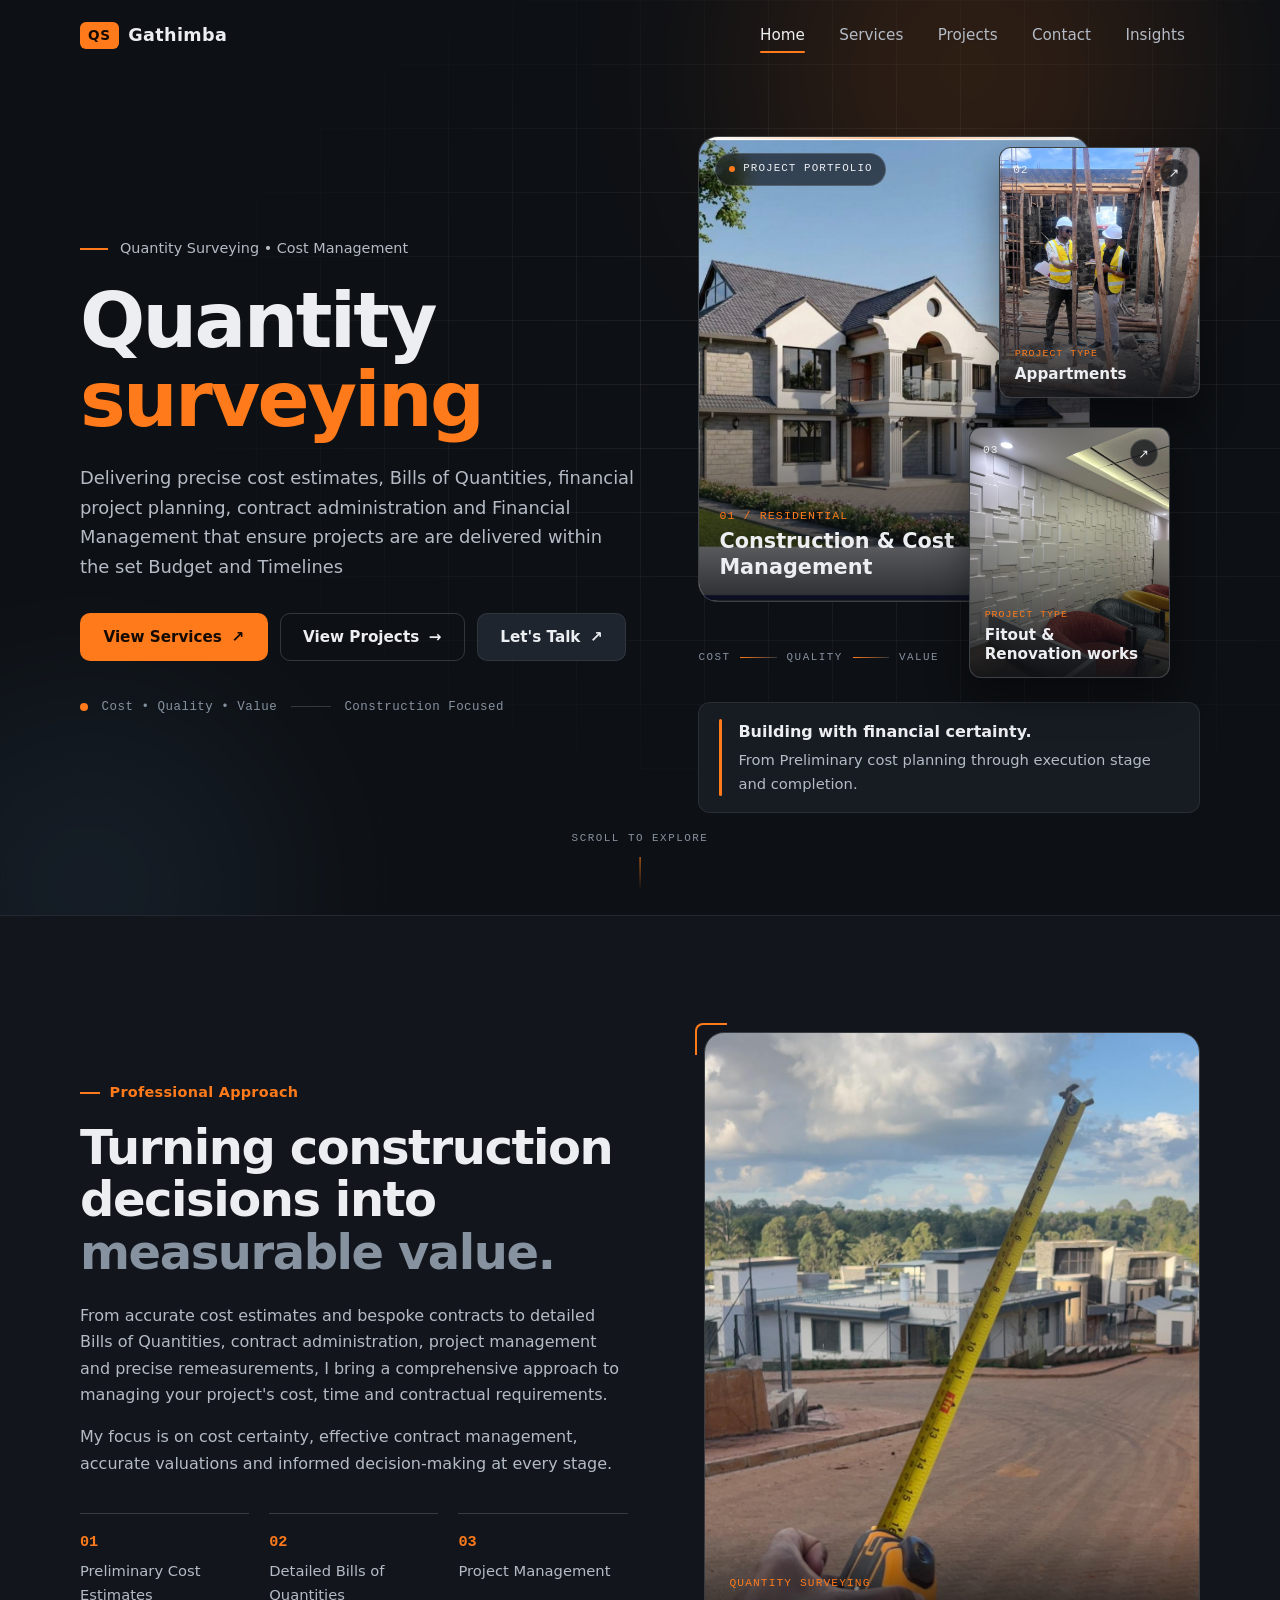
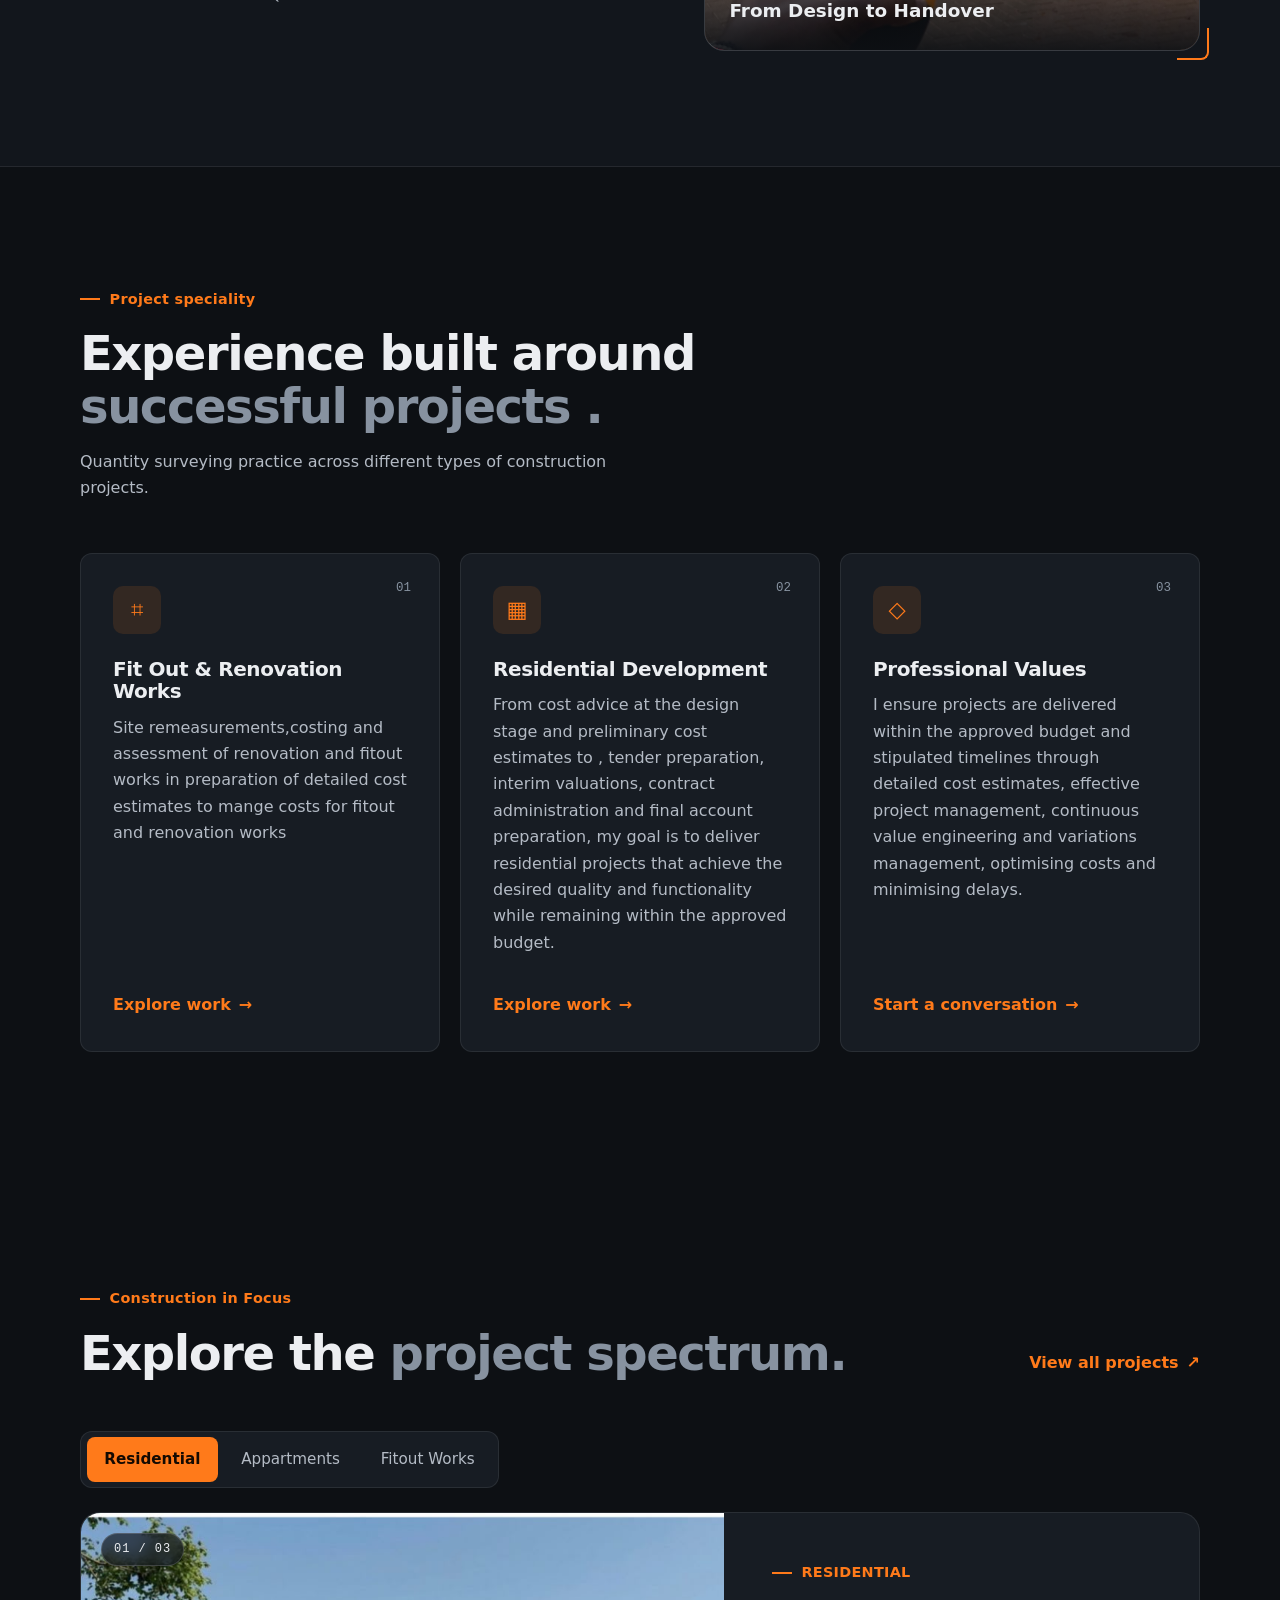
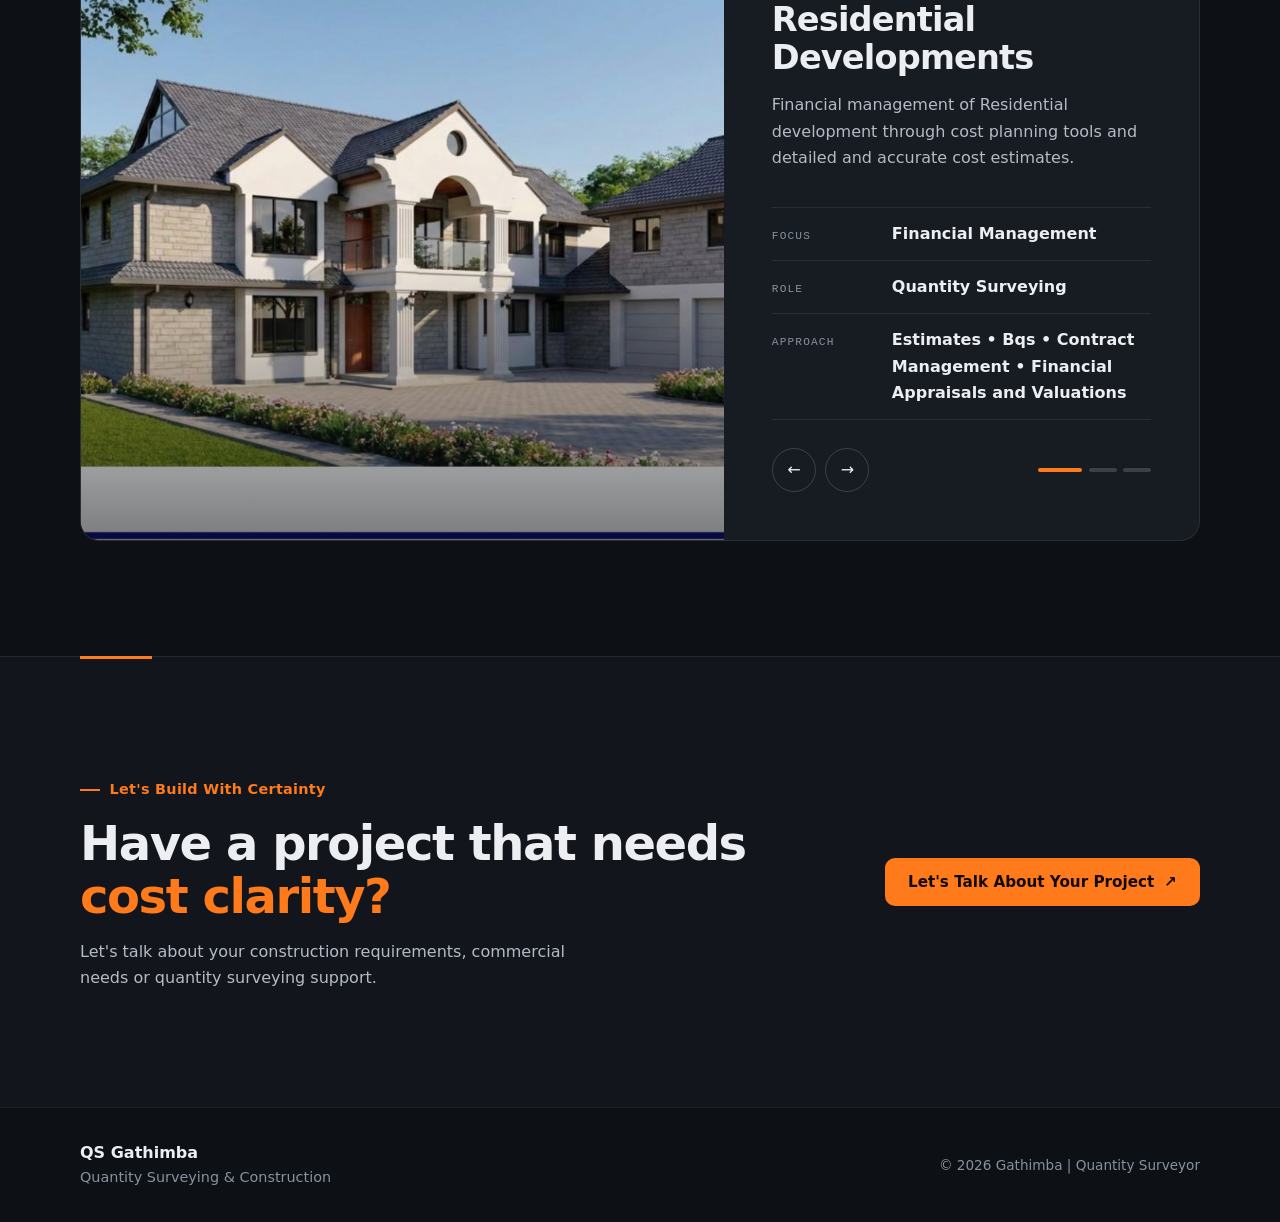
<file: index.html>
<!DOCTYPE html>
<html lang="en">
<head>
    <meta charset="UTF-8">

    <meta
        name="viewport"
        content="width=device-width, initial-scale=1.0"
    >

    <meta
        name="description"
        content="John Wachira Gathimba — Quantity Surveyor specializing in cost management, quantity surveying and construction project management."
    >

    <title>Gathimba | Quantity Surveyor </title>

    <link rel="stylesheet" href="main.css">
</head>

<body>

    <!-- =====================================================
         PAGE PROGRESS
         ===================================================== -->

    <div class="page-progress" id="pageProgress"></div>


    <!-- =====================================================
         NAVIGATION
         ===================================================== -->

    <header class="site-header" id="siteHeader">

        <div class="nav-container">

            <a
                href="index.html"
                class="brand"
                aria-label="QS Gathimba home"
            >
                <span class="brand-main">QS</span>
                <span class="brand-name">Gathimba</span>
            </a>


            <button
                class="menu-toggle"
                id="menuToggle"
                aria-label="Open navigation menu"
                aria-expanded="false"
                type="button"
            >
                <span></span>
                <span></span>
                <span></span>
            </button>


            <nav
                class="main-nav"
                id="mainNav"
                aria-label="Main navigation"
            >

                <a href="index.html" class="active">
                    Home
                </a>

                <a href="services.html">
                    Services
                </a>

                <a href="projects.html">
                    Projects
                </a>

                <a href="contact.html">
                    Contact
                </a>

                <a href="articles.html">
                    Insights
                </a>

            </nav>

        </div>

    </header>



    <main>


        <!-- =================================================
             HERO SECTION
             ================================================= -->

        <section class="hero" id="home">

            <div
                class="hero-grid-lines"
                aria-hidden="true"
            ></div>

            <div
                class="hero-orb hero-orb-one"
                aria-hidden="true"
            ></div>

            <div
                class="hero-orb hero-orb-two"
                aria-hidden="true"
            ></div>


            <div class="hero-grid">


                <!-- HERO CONTENT -->

                <div class="hero-content reveal">

                    <div class="eyebrow">

                        <span></span>

                        Quantity Surveying
                        •
                        Cost Management

                    </div>


                    <h1>

                            Quantity 

                        <span>
                            surveying
                        </span>

                    </h1>


                    <p class="hero-description">

                        Delivering precise cost estimates,
                        Bills of Quantities, financial project
                        planning, contract administration and
                        Financial Management  that ensure projects are 
                        are delivered within the set Budget and Timelines 

                    </p>


                    <div class="hero-actions">

                        <a
                            href="services.html"
                            class="btn btn-primary"
                        >
                            View Services
                            <span>↗</span>
                        </a>


                        <a
                            href="projects.html"
                            class="btn btn-outline"
                        >
                            View Projects
                            <span>→</span>
                        </a>


                        <a
                            href="contact.html"
                            class="btn btn-dark"
                        >
                            Let's Talk
                            <span>↗</span>
                        </a>

                    </div>


                    <div class="hero-trust">

                        <span class="live-dot"></span>

                        <span>
                            Cost • Quality • Value
                        </span>

                        <span class="trust-line"></span>

                        <span>
                            Construction Focused
                        </span>

                    </div>

                </div>



                <!-- HERO PROJECT SHOWCASE -->

                <div class="hero-showcase reveal reveal-delay">

                    <div class="showcase-frame">


                        <!-- MAIN PROJECT IMAGE -->

                        <div class="showcase-main">

                            <img
                                src="image/Residential House.jpeg"
                                alt="Residential construction project"
                                loading="eager"
                            >

                            <div class="image-shade"></div>


                            <div class="floating-tag tag-top">

                                <span class="tag-dot"></span>

                                PROJECT PORTFOLIO

                            </div>


                            <div class="showcase-main-label">

                                <span>
                                    01 / RESIDENTIAL
                                </span>

                                <strong>
                                    Construction &
                                    Cost Management
                                </strong>

                            </div>


                            <div
                                class="scan-line"
                                aria-hidden="true"
                            ></div>

                        </div>



                        <!-- AFFORDABLE HOUSING CARD -->

                        <button
                            class="showcase-card showcase-card-one"
                            type="button"
                            data-project="Appartments"
                        >

                            <img
                                src="image/Government projects.jpeg"
                                alt="Affordable housing construction"
                                loading="lazy"
                            >

                            <span class="card-index">
                                02
                            </span>

                            <span class="showcase-card-content">

                                <small>
                                    PROJECT TYPE
                                </small>

                                <strong>
                                    Appartments 
                                </strong>

                            </span>

                            <span class="card-arrow">
                                ↗
                            </span>

                        </button>



                        <!-- FITOUT CARD -->

                        <button
                            class="showcase-card showcase-card-two"
                            type="button"
                            data-project="Fitout & Renovation"
                        >

                            <img
                                src="image/Fitout works.jpeg"
                                alt="Fitout and renovation works"
                                loading="lazy"
                            >

                            <span class="card-index">
                                03
                            </span>

                            <span class="showcase-card-content">

                                <small>
                                    PROJECT TYPE
                                </small>

                                <strong>
                                    Fitout & Renovation works 
                                </strong>

                            </span>

                            <span class="card-arrow">
                                ↗
                            </span>

                        </button>



                        <!-- TECHNICAL MARKER -->

                        <div class="technical-marker">

                            <span>
                                COST
                            </span>

                            <i></i>

                            <span>
                                QUALITY
                            </span>

                            <i></i>

                            <span>
                                VALUE
                            </span>

                        </div>

                    </div>



                    <!-- PROFESSIONAL MESSAGE -->

                    <div class="showcase-message">

                        <div class="message-marker"></div>

                        <div>

                            <strong>
                                Building with financial certainty.
                            </strong>

                            <p>
                                From Preliminary cost planning through
                                execution stage and completion.
                            </p>

                        </div>

                    </div>

                </div>

            </div>


            <!-- SCROLL INDICATOR -->

            <a
                class="scroll-cue"
                href="#approach"
                aria-label="Scroll to professional approach"
            >

                <span>
                    SCROLL TO EXPLORE
                </span>

                <i></i>

            </a>

        </section>



        <!-- =================================================
             PROFESSIONAL APPROACH
             ================================================= -->

        <section
            class="approach section"
            id="approach"
        >

            <div class="section-shell approach-grid">


                <div class="approach-content reveal">

                    <span class="section-eyebrow">
                        Professional Approach
                    </span>


                    <h2>

                        Turning construction decisions
                        into

                        <span>
                            measurable value.
                        </span>

                    </h2>


                    <p>

                        From accurate cost estimates and
                        bespoke contracts to detailed Bills
                        of Quantities, contract administration,
                        project management and precise
                        remeasurements, I bring a comprehensive
                        approach to managing your project's
                        cost, time and contractual requirements.

                    </p>


                    <p>

                        My focus is on cost certainty,
                        effective contract management,
                        accurate valuations and informed
                        decision-making at every stage.

                    </p>



                    <div class="mini-metrics">

                        <div>

                            <strong>
                                01
                            </strong>

                            <span>
                                Preliminary Cost Estimates 
                            </span>

                        </div>


                        <div>

                            <strong>
                                02
                            </strong>

                            <span>
                                Detailed Bills of Quantities 
                            </span>

                        </div>


                        <div>

                            <strong>
                                03
                            </strong>

                            <span>
                                Project Management 
                            </span>

                        </div>

                    </div>

                </div>



                <div class="approach-image reveal reveal-delay">

                    <div class="image-frame">

                        <img
                            src="image/turning value.jpeg"
                            alt="Quantity surveyor at a construction project"
                            loading="lazy"
                        >


                        <div class="image-caption">

                            <span>
                                QUANTITY SURVEYING
                            </span>

                            <strong>
                                From Design to Handover 
                            </strong>

                        </div>


                        <div
                            class="corner corner-tl"
                        ></div>

                        <div
                            class="corner corner-br"
                        ></div>

                    </div>

                </div>

            </div>

        </section>



        <!-- =================================================
             PROFESSIONAL FOCUS
             ================================================= -->

        <section
            class="focus section"
            id="focus"
        >

            <div class="section-shell">


                <div class="section-heading reveal">

                    <span class="section-eyebrow">
                        Project speciality 
                    </span>


                    <h2>

                        Experience built around

                        <span>
                            successful projects .
                        </span>

                    </h2>


                    <p>

                        Quantity surveying practice
                        across different types of construction projects.

                    </p>

                </div>



                <div class="focus-grid">


                    <!-- CARD 01 -->

                    <article class="focus-card reveal">

                        <span class="card-number">
                            01
                        </span>


                        <div class="focus-icon">
                            ⌗
                        </div>


                        <h3>
                            Fit Out & Renovation Works 
                        </h3>


                        <p>

                            Site remeasurements,costing and assessment
                            of renovation and fitout works in preparation of detailed cost estimates to mange costs for fitout and renovation works 

                        </p>


                        <a href="projects.html">

                            Explore work

                            <span>
                                →
                            </span>

                        </a>

                    </article>



                    <!-- CARD 02 -->

                    <article class="focus-card reveal reveal-delay">

                        <span class="card-number">
                            02
                        </span>


                        <div class="focus-icon">
                            ▦
                        </div>


                        <h3>
                            Residential Development
                        </h3>


                        <p>

                          From cost advice at the design stage and preliminary cost estimates
                          to , tender preparation, interim valuations, contract administration and final account
                           preparation, my goal is to deliver residential projects 
                           that achieve the desired quality and functionality while remaining within the approved budget.

                        </p>


                        <a href="projects.html">

                            Explore work

                            <span>
                                →
                            </span>

                        </a>

                    </article>



                    <!-- CARD 03 -->

                    <article class="focus-card reveal reveal-delay-2">

                        <span class="card-number">
                            03
                        </span>


                        <div class="focus-icon">
                            ◇
                        </div>


                        <h3>
                            Professional Values
                        </h3>


                        <p>

                          I ensure projects are delivered within the approved budget and stipulated timelines through detailed cost estimates, effective project management, continuous value engineering and variations management, optimising costs and minimising delays. 

                        </p>


                        <a href="contact.html">

                            Start a conversation

                            <span>
                                →
                            </span>

                        </a>

                    </article>

                </div>

            </div>

        </section>



        <!-- =================================================
             INTERACTIVE PROJECT SHOWCASE
             ================================================= -->

        <section
            class="construction section"
            id="projects-preview"
        >

            <div class="section-shell">


                <div class="section-heading heading-row reveal">

                    <div>

                        <span class="section-eyebrow">
                            Construction in Focus
                        </span>


                        <h2>

                            Explore the

                            <span>
                                project spectrum.
                            </span>

                        </h2>

                    </div>


                    <a
                        href="projects.html"
                        class="text-link"
                    >

                        View all projects

                        <span>
                            ↗
                        </span>

                    </a>

                </div>



                <!-- PROJECT CATEGORY TABS -->

                <div
                    class="project-tabs reveal"
                    role="tablist"
                    aria-label="Project categories"
                >

                    <button
                        class="project-tab active"
                        type="button"
                        data-tab="residential"
                        role="tab"
                        aria-selected="true"
                    >
                        Residential
                    </button>


                    <button
                        class="project-tab"
                        type="button"
                        data-tab="affordable"
                        role="tab"
                        aria-selected="false"
                    >
                        Appartments
                    </button>


                    <button
                        class="project-tab"
                        type="button"
                        data-tab="fitout"
                        role="tab"
                        aria-selected="false"
                    >
                        Fitout Works
                    </button>

                </div>



                <!-- PROJECT DISPLAY -->

                <div class="project-showcase reveal">


                    <div class="project-image">

                        <img
                            id="projectImage"
                            src="image/Residential House.jpeg"
                            alt="Residential development"
                            loading="lazy"
                        >

                        <div
                            class="project-image-overlay"
                        ></div>


                        <span
                            class="project-counter"
                            id="projectCounter"
                        >
                            01 / 03
                        </span>

                    </div>



                    <div class="project-info">

                        <span
                            class="section-eyebrow"
                            id="projectType"
                        >
                            RESIDENTIAL
                        </span>


                        <h3 id="projectTitle">
                            Development & Cost Planning
                        </h3>


                        <p id="projectDescription">

                            Cost planning, measurement and
                            commercial support focused on creating
                            clear financial visibility throughout
                            a residential development.

                        </p>



                        <div class="project-facts">


                            <div>

                                <span>
                                    FOCUS
                                </span>

                                <strong id="projectFocus">
                                    Cost Planning
                                </strong>

                            </div>


                            <div>

                                <span>
                                    ROLE
                                </span>

                                <strong id="projectRole">
                                    Quantity Surveying
                                </strong>

                            </div>


                            <div>

                                <span>
                                    APPROACH
                                </span>

                                <strong id="projectApproach">
                                    Measure • Plan • Control
                                </strong>

                            </div>

                        </div>



                        <div class="project-controls">

                            <button
                                type="button"
                                id="projectPrev"
                                aria-label="Previous project"
                            >
                                ←
                            </button>


                            <button
                                type="button"
                                id="projectNext"
                                aria-label="Next project"
                            >
                                →
                            </button>


                            <div
                                class="project-dots"
                                id="projectDots"
                                aria-label="Project slides"
                            ></div>

                        </div>

                    </div>

                </div>

            </div>

        </section>



        <!-- =================================================
             CTA
             ================================================= -->

        <section class="cta section">

            <div class="section-shell cta-inner reveal">

                <div>

                    <span class="section-eyebrow">
                        Let's Build With Certainty
                    </span>


                    <h2>

                        Have a project that needs

                        <span>
                            cost clarity?
                        </span>

                    </h2>


                    <p>

                        Let's talk about your construction
                        requirements, commercial needs or
                        quantity surveying support.

                    </p>

                </div>


                <a
                    href="contact.html"
                    class="btn btn-primary"
                >

                    Let's Talk About Your Project

                    <span>
                        ↗
                    </span>

                </a>

            </div>

        </section>

    </main>



    <!-- =====================================================
         FOOTER
         ===================================================== -->

    <footer class="site-footer">

        <div class="footer-inner">

            <div>

                <strong>
                    QS Gathimba
                </strong>

                <span>
                    Quantity Surveying & Construction
                </span>

            </div>


            <p>
                © 2026 Gathimba | Quantity Surveyor
            </p>

        </div>

    </footer>



    <!-- =====================================================
         PROJECT TOAST
         ===================================================== -->

    <div
        class="project-toast"
        id="projectToast"
        role="status"
        aria-live="polite"
    ></div>


    <script src="main.js"></script>

</body>
</html>
</file>
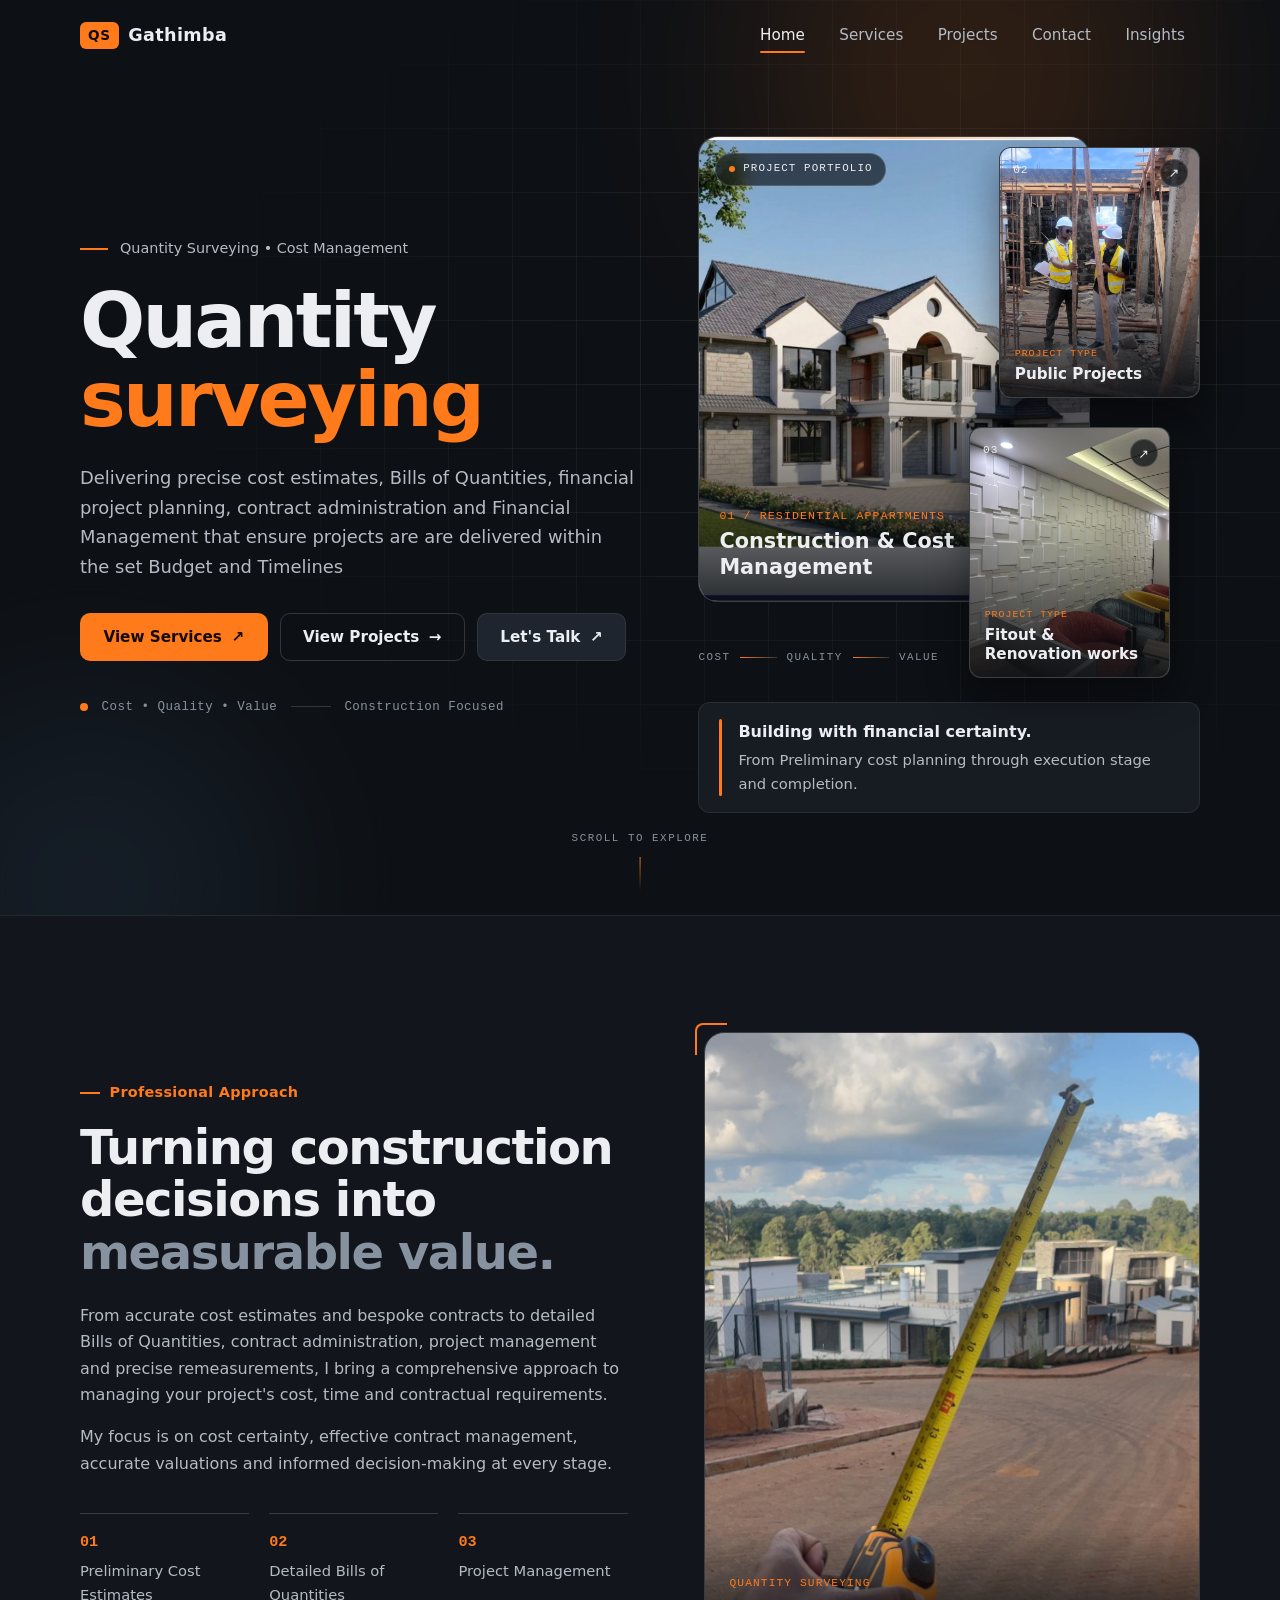
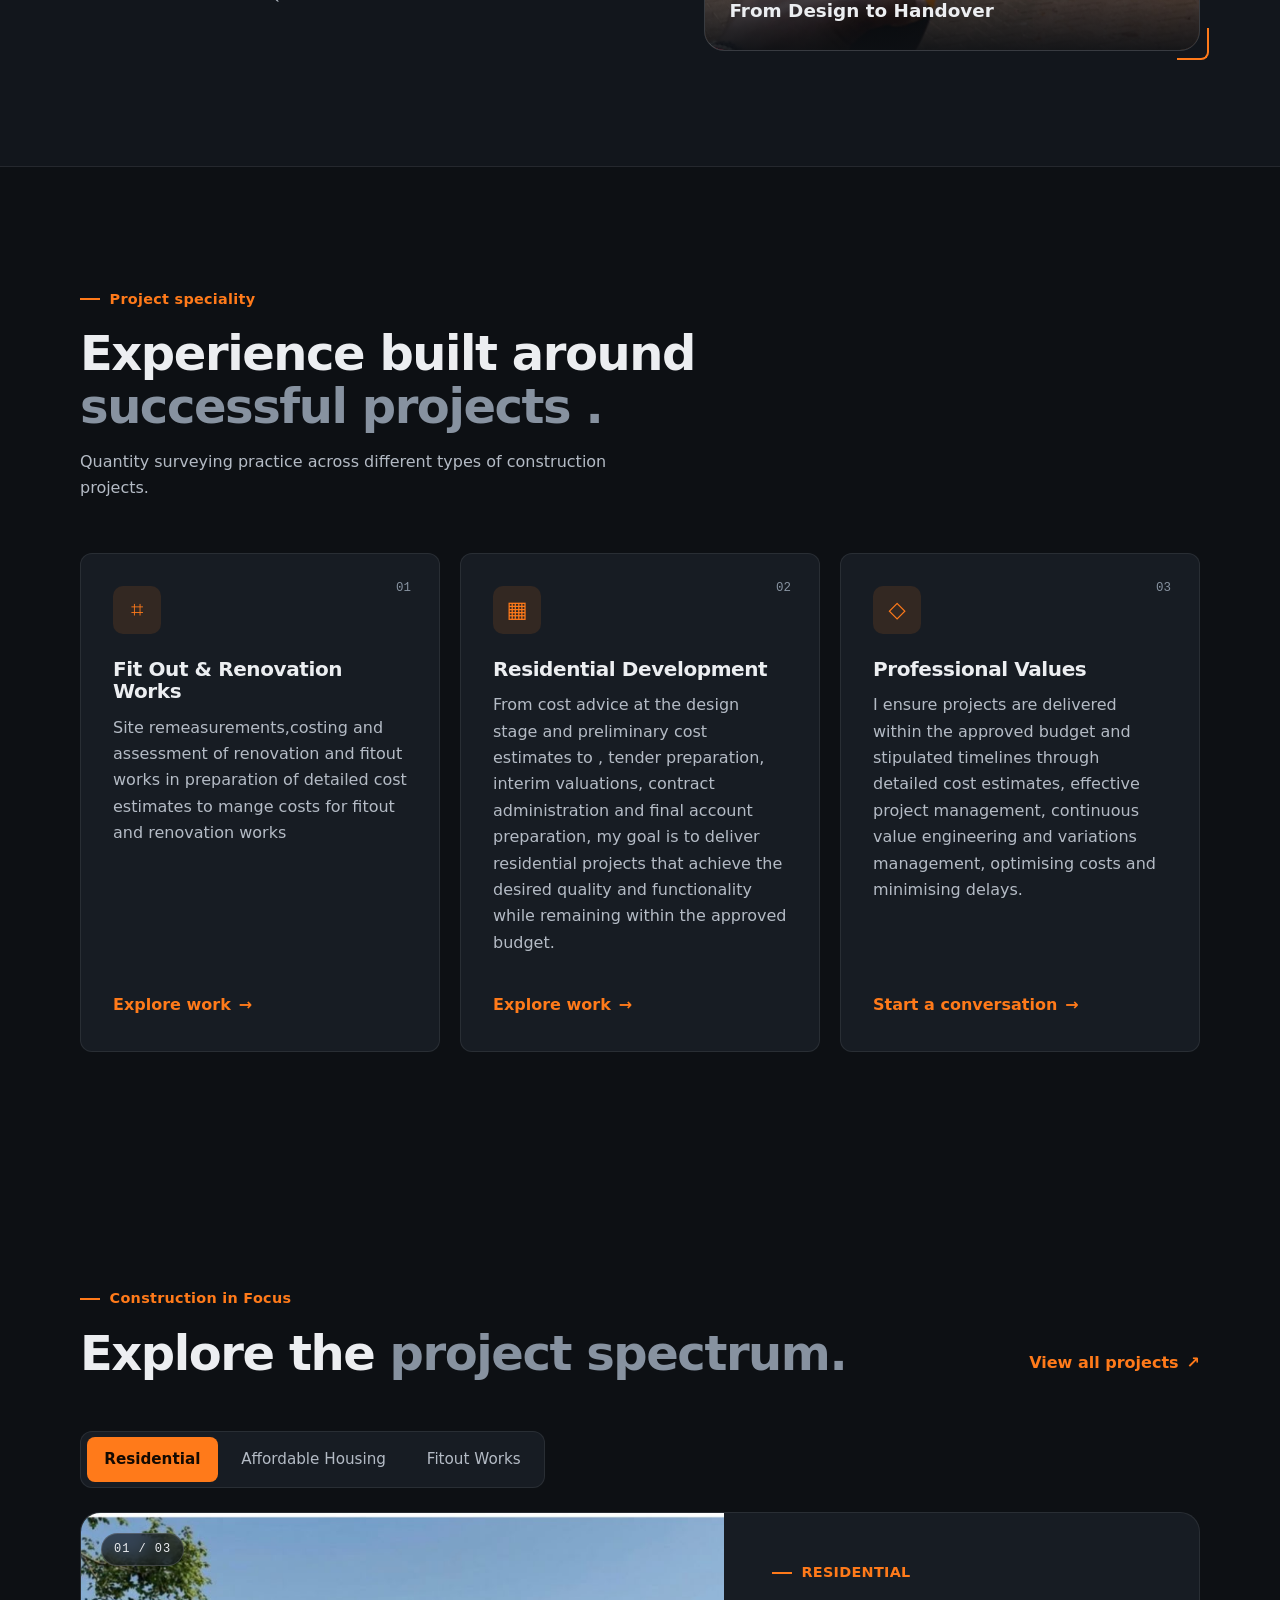
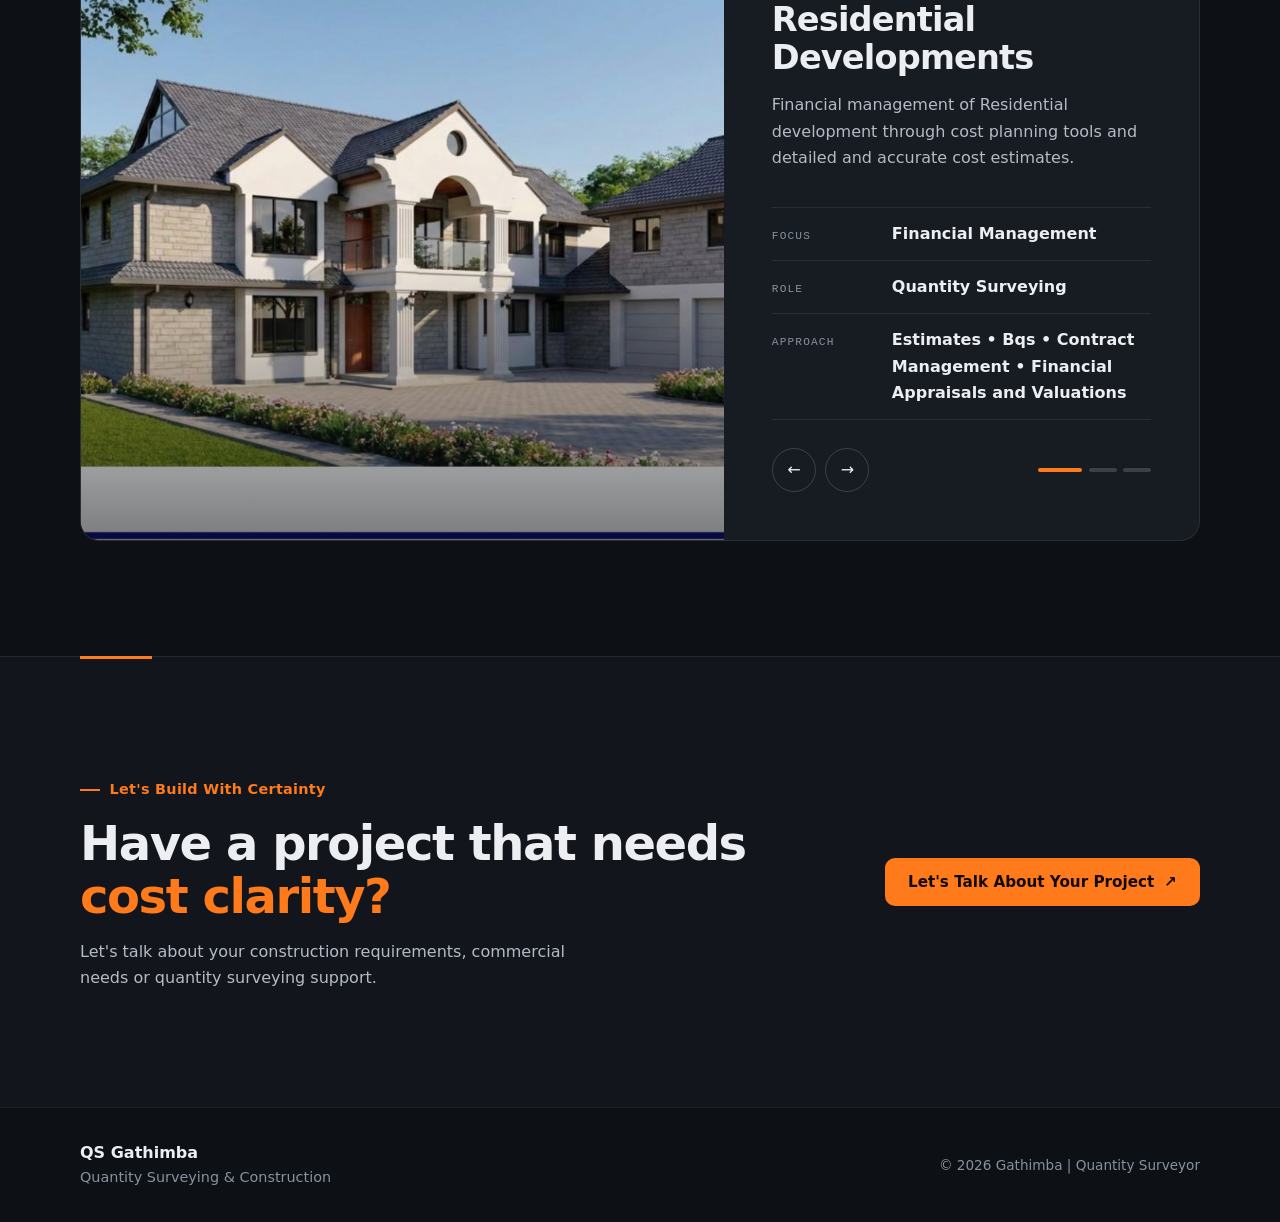
<file: Index.html>
<!DOCTYPE html>
<html lang="en">
<head>
    <meta charset="UTF-8">

    <meta
        name="viewport"
        content="width=device-width, initial-scale=1.0"
    >

    <meta
        name="description"
        content="John Wachira Gathimba — Quantity Surveyor specializing in cost management, quantity surveying and construction project management."
    >

    <title>Gathimba | Quantity Surveyor </title>

    <link rel="stylesheet" href="main.css">
</head>

<body>

    <!-- =====================================================
         PAGE PROGRESS
         ===================================================== -->

    <div class="page-progress" id="pageProgress"></div>


    <!-- =====================================================
         NAVIGATION
         ===================================================== -->

    <header class="site-header" id="siteHeader">

        <div class="nav-container">

            <a
                href="index.html"
                class="brand"
                aria-label="QS Gathimba home"
            >
                <span class="brand-main">QS</span>
                <span class="brand-name">Gathimba</span>
            </a>


            <button
                class="menu-toggle"
                id="menuToggle"
                aria-label="Open navigation menu"
                aria-expanded="false"
                type="button"
            >
                <span></span>
                <span></span>
                <span></span>
            </button>


            <nav
                class="main-nav"
                id="mainNav"
                aria-label="Main navigation"
            >

                <a href="index.html" class="active">
                    Home
                </a>

                <a href="services.html">
                    Services
                </a>

                <a href="projects.html">
                    Projects
                </a>

                <a href="contact.html">
                    Contact
                </a>

                <a href="articles.html">
                    Insights
                </a>

            </nav>

        </div>

    </header>



    <main>


        <!-- =================================================
             HERO SECTION
             ================================================= -->

        <section class="hero" id="home">

            <div
                class="hero-grid-lines"
                aria-hidden="true"
            ></div>

            <div
                class="hero-orb hero-orb-one"
                aria-hidden="true"
            ></div>

            <div
                class="hero-orb hero-orb-two"
                aria-hidden="true"
            ></div>


            <div class="hero-grid">


                <!-- HERO CONTENT -->

                <div class="hero-content reveal">

                    <div class="eyebrow">

                        <span></span>

                        Quantity Surveying
                        •
                        Cost Management

                    </div>


                    <h1>

                            Quantity 

                        <span>
                            surveying
                        </span>

                    </h1>


                    <p class="hero-description">

                        Delivering precise cost estimates,
                        Bills of Quantities, financial project
                        planning, contract administration and
                        Financial Management  that ensure projects are 
                        are delivered within the set Budget and Timelines 

                    </p>


                    <div class="hero-actions">

                        <a
                            href="services.html"
                            class="btn btn-primary"
                        >
                            View Services
                            <span>↗</span>
                        </a>


                        <a
                            href="projects.html"
                            class="btn btn-outline"
                        >
                            View Projects
                            <span>→</span>
                        </a>


                        <a
                            href="contact.html"
                            class="btn btn-dark"
                        >
                            Let's Talk
                            <span>↗</span>
                        </a>

                    </div>


                    <div class="hero-trust">

                        <span class="live-dot"></span>

                        <span>
                            Cost • Quality • Value
                        </span>

                        <span class="trust-line"></span>

                        <span>
                            Construction Focused
                        </span>

                    </div>

                </div>



                <!-- HERO PROJECT SHOWCASE -->

                <div class="hero-showcase reveal reveal-delay">

                    <div class="showcase-frame">


                        <!-- MAIN PROJECT IMAGE -->

                        <div class="showcase-main">

                            <img
                                src="image/Residential House.jpeg"
                                alt="Residential construction project"
                                loading="eager"
                            >

                            <div class="image-shade"></div>


                            <div class="floating-tag tag-top">

                                <span class="tag-dot"></span>

                                PROJECT PORTFOLIO

                            </div>


                            <div class="showcase-main-label">

                                <span>
                                    01 / RESIDENTIAL APPARTMENTS
                                </span>

                                <strong>
                                    Construction &
                                    Cost Management
                                </strong>

                            </div>


                            <div
                                class="scan-line"
                                aria-hidden="true"
                            ></div>

                        </div>



                        <!-- AFFORDABLE HOUSING CARD -->

                        <button
                            class="showcase-card showcase-card-one"
                            type="button"
                            data-project="Affordable Housing"
                        >

                            <img
                                src="image/Government projects.jpeg"
                                alt="Affordable housing construction"
                                loading="lazy"
                            >

                            <span class="card-index">
                                02
                            </span>

                            <span class="showcase-card-content">

                                <small>
                                    PROJECT TYPE
                                </small>

                                <strong>
                                    Public Projects 
                                </strong>

                            </span>

                            <span class="card-arrow">
                                ↗
                            </span>

                        </button>



                        <!-- FITOUT CARD -->

                        <button
                            class="showcase-card showcase-card-two"
                            type="button"
                            data-project="Fitout & Renovation"
                        >

                            <img
                                src="image/Fitout works.jpeg"
                                alt="Fitout and renovation works"
                                loading="lazy"
                            >

                            <span class="card-index">
                                03
                            </span>

                            <span class="showcase-card-content">

                                <small>
                                    PROJECT TYPE
                                </small>

                                <strong>
                                    Fitout & Renovation works 
                                </strong>

                            </span>

                            <span class="card-arrow">
                                ↗
                            </span>

                        </button>



                        <!-- TECHNICAL MARKER -->

                        <div class="technical-marker">

                            <span>
                                COST
                            </span>

                            <i></i>

                            <span>
                                QUALITY
                            </span>

                            <i></i>

                            <span>
                                VALUE
                            </span>

                        </div>

                    </div>



                    <!-- PROFESSIONAL MESSAGE -->

                    <div class="showcase-message">

                        <div class="message-marker"></div>

                        <div>

                            <strong>
                                Building with financial certainty.
                            </strong>

                            <p>
                                From Preliminary cost planning through
                                execution stage and completion.
                            </p>

                        </div>

                    </div>

                </div>

            </div>


            <!-- SCROLL INDICATOR -->

            <a
                class="scroll-cue"
                href="#approach"
                aria-label="Scroll to professional approach"
            >

                <span>
                    SCROLL TO EXPLORE
                </span>

                <i></i>

            </a>

        </section>



        <!-- =================================================
             PROFESSIONAL APPROACH
             ================================================= -->

        <section
            class="approach section"
            id="approach"
        >

            <div class="section-shell approach-grid">


                <div class="approach-content reveal">

                    <span class="section-eyebrow">
                        Professional Approach
                    </span>


                    <h2>

                        Turning construction decisions
                        into

                        <span>
                            measurable value.
                        </span>

                    </h2>


                    <p>

                        From accurate cost estimates and
                        bespoke contracts to detailed Bills
                        of Quantities, contract administration,
                        project management and precise
                        remeasurements, I bring a comprehensive
                        approach to managing your project's
                        cost, time and contractual requirements.

                    </p>


                    <p>

                        My focus is on cost certainty,
                        effective contract management,
                        accurate valuations and informed
                        decision-making at every stage.

                    </p>



                    <div class="mini-metrics">

                        <div>

                            <strong>
                                01
                            </strong>

                            <span>
                                Preliminary Cost Estimates 
                            </span>

                        </div>


                        <div>

                            <strong>
                                02
                            </strong>

                            <span>
                                Detailed Bills of Quantities 
                            </span>

                        </div>


                        <div>

                            <strong>
                                03
                            </strong>

                            <span>
                                Project Management 
                            </span>

                        </div>

                    </div>

                </div>



                <div class="approach-image reveal reveal-delay">

                    <div class="image-frame">

                        <img
                            src="image/turning value.jpeg"
                            alt="Quantity surveyor at a construction project"
                            loading="lazy"
                        >


                        <div class="image-caption">

                            <span>
                                QUANTITY SURVEYING
                            </span>

                            <strong>
                                From Design to Handover 
                            </strong>

                        </div>


                        <div
                            class="corner corner-tl"
                        ></div>

                        <div
                            class="corner corner-br"
                        ></div>

                    </div>

                </div>

            </div>

        </section>



        <!-- =================================================
             PROFESSIONAL FOCUS
             ================================================= -->

        <section
            class="focus section"
            id="focus"
        >

            <div class="section-shell">


                <div class="section-heading reveal">

                    <span class="section-eyebrow">
                        Project speciality 
                    </span>


                    <h2>

                        Experience built around

                        <span>
                            successful projects .
                        </span>

                    </h2>


                    <p>

                        Quantity surveying practice
                        across different types of construction projects.

                    </p>

                </div>



                <div class="focus-grid">


                    <!-- CARD 01 -->

                    <article class="focus-card reveal">

                        <span class="card-number">
                            01
                        </span>


                        <div class="focus-icon">
                            ⌗
                        </div>


                        <h3>
                            Fit Out & Renovation Works 
                        </h3>


                        <p>

                            Site remeasurements,costing and assessment
                            of renovation and fitout works in preparation of detailed cost estimates to mange costs for fitout and renovation works 

                        </p>


                        <a href="projects.html">

                            Explore work

                            <span>
                                →
                            </span>

                        </a>

                    </article>



                    <!-- CARD 02 -->

                    <article class="focus-card reveal reveal-delay">

                        <span class="card-number">
                            02
                        </span>


                        <div class="focus-icon">
                            ▦
                        </div>


                        <h3>
                            Residential Development
                        </h3>


                        <p>

                          From cost advice at the design stage and preliminary cost estimates
                          to , tender preparation, interim valuations, contract administration and final account
                           preparation, my goal is to deliver residential projects 
                           that achieve the desired quality and functionality while remaining within the approved budget.

                        </p>


                        <a href="projects.html">

                            Explore work

                            <span>
                                →
                            </span>

                        </a>

                    </article>



                    <!-- CARD 03 -->

                    <article class="focus-card reveal reveal-delay-2">

                        <span class="card-number">
                            03
                        </span>


                        <div class="focus-icon">
                            ◇
                        </div>


                        <h3>
                            Professional Values
                        </h3>


                        <p>

                          I ensure projects are delivered within the approved budget and stipulated timelines through detailed cost estimates, effective project management, continuous value engineering and variations management, optimising costs and minimising delays. 

                        </p>


                        <a href="contact.html">

                            Start a conversation

                            <span>
                                →
                            </span>

                        </a>

                    </article>

                </div>

            </div>

        </section>



        <!-- =================================================
             INTERACTIVE PROJECT SHOWCASE
             ================================================= -->

        <section
            class="construction section"
            id="projects-preview"
        >

            <div class="section-shell">


                <div class="section-heading heading-row reveal">

                    <div>

                        <span class="section-eyebrow">
                            Construction in Focus
                        </span>


                        <h2>

                            Explore the

                            <span>
                                project spectrum.
                            </span>

                        </h2>

                    </div>


                    <a
                        href="projects.html"
                        class="text-link"
                    >

                        View all projects

                        <span>
                            ↗
                        </span>

                    </a>

                </div>



                <!-- PROJECT CATEGORY TABS -->

                <div
                    class="project-tabs reveal"
                    role="tablist"
                    aria-label="Project categories"
                >

                    <button
                        class="project-tab active"
                        type="button"
                        data-tab="residential"
                        role="tab"
                        aria-selected="true"
                    >
                        Residential
                    </button>


                    <button
                        class="project-tab"
                        type="button"
                        data-tab="affordable"
                        role="tab"
                        aria-selected="false"
                    >
                        Affordable Housing
                    </button>


                    <button
                        class="project-tab"
                        type="button"
                        data-tab="fitout"
                        role="tab"
                        aria-selected="false"
                    >
                        Fitout Works
                    </button>

                </div>



                <!-- PROJECT DISPLAY -->

                <div class="project-showcase reveal">


                    <div class="project-image">

                        <img
                            id="projectImage"
                            src="image/Residential House.jpeg"
                            alt="Residential development"
                            loading="lazy"
                        >

                        <div
                            class="project-image-overlay"
                        ></div>


                        <span
                            class="project-counter"
                            id="projectCounter"
                        >
                            01 / 03
                        </span>

                    </div>



                    <div class="project-info">

                        <span
                            class="section-eyebrow"
                            id="projectType"
                        >
                            RESIDENTIAL
                        </span>


                        <h3 id="projectTitle">
                            Development & Cost Planning
                        </h3>


                        <p id="projectDescription">

                            Cost planning, measurement and
                            commercial support focused on creating
                            clear financial visibility throughout
                            a residential development.

                        </p>



                        <div class="project-facts">


                            <div>

                                <span>
                                    FOCUS
                                </span>

                                <strong id="projectFocus">
                                    Cost Planning
                                </strong>

                            </div>


                            <div>

                                <span>
                                    ROLE
                                </span>

                                <strong id="projectRole">
                                    Quantity Surveying
                                </strong>

                            </div>


                            <div>

                                <span>
                                    APPROACH
                                </span>

                                <strong id="projectApproach">
                                    Measure • Plan • Control
                                </strong>

                            </div>

                        </div>



                        <div class="project-controls">

                            <button
                                type="button"
                                id="projectPrev"
                                aria-label="Previous project"
                            >
                                ←
                            </button>


                            <button
                                type="button"
                                id="projectNext"
                                aria-label="Next project"
                            >
                                →
                            </button>


                            <div
                                class="project-dots"
                                id="projectDots"
                                aria-label="Project slides"
                            ></div>

                        </div>

                    </div>

                </div>

            </div>

        </section>



        <!-- =================================================
             CTA
             ================================================= -->

        <section class="cta section">

            <div class="section-shell cta-inner reveal">

                <div>

                    <span class="section-eyebrow">
                        Let's Build With Certainty
                    </span>


                    <h2>

                        Have a project that needs

                        <span>
                            cost clarity?
                        </span>

                    </h2>


                    <p>

                        Let's talk about your construction
                        requirements, commercial needs or
                        quantity surveying support.

                    </p>

                </div>


                <a
                    href="contact.html"
                    class="btn btn-primary"
                >

                    Let's Talk About Your Project

                    <span>
                        ↗
                    </span>

                </a>

            </div>

        </section>

    </main>



    <!-- =====================================================
         FOOTER
         ===================================================== -->

    <footer class="site-footer">

        <div class="footer-inner">

            <div>

                <strong>
                    QS Gathimba
                </strong>

                <span>
                    Quantity Surveying & Construction
                </span>

            </div>


            <p>
                © 2026 Gathimba | Quantity Surveyor
            </p>

        </div>

    </footer>



    <!-- =====================================================
         PROJECT TOAST
         ===================================================== -->

    <div
        class="project-toast"
        id="projectToast"
        role="status"
        aria-live="polite"
    ></div>


    <script src="main.js"></script>

</body>
</html>
</file>
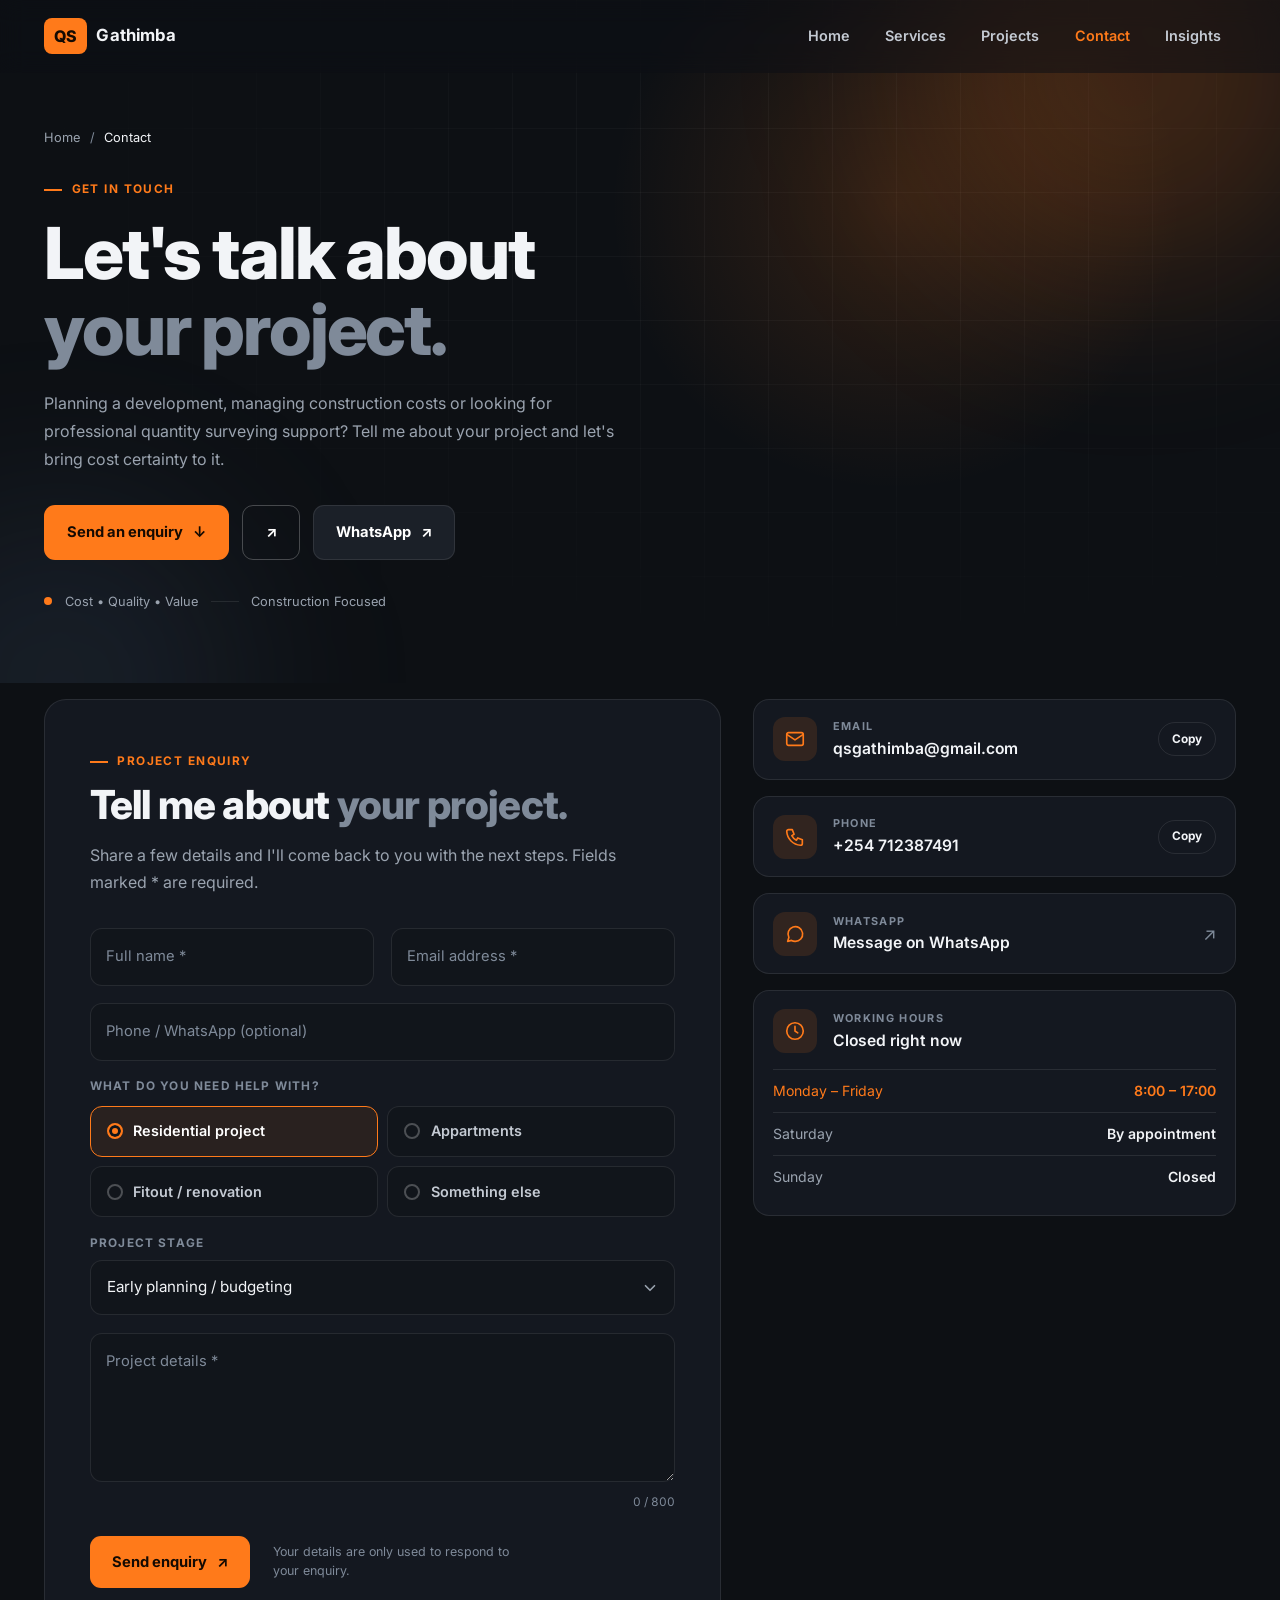
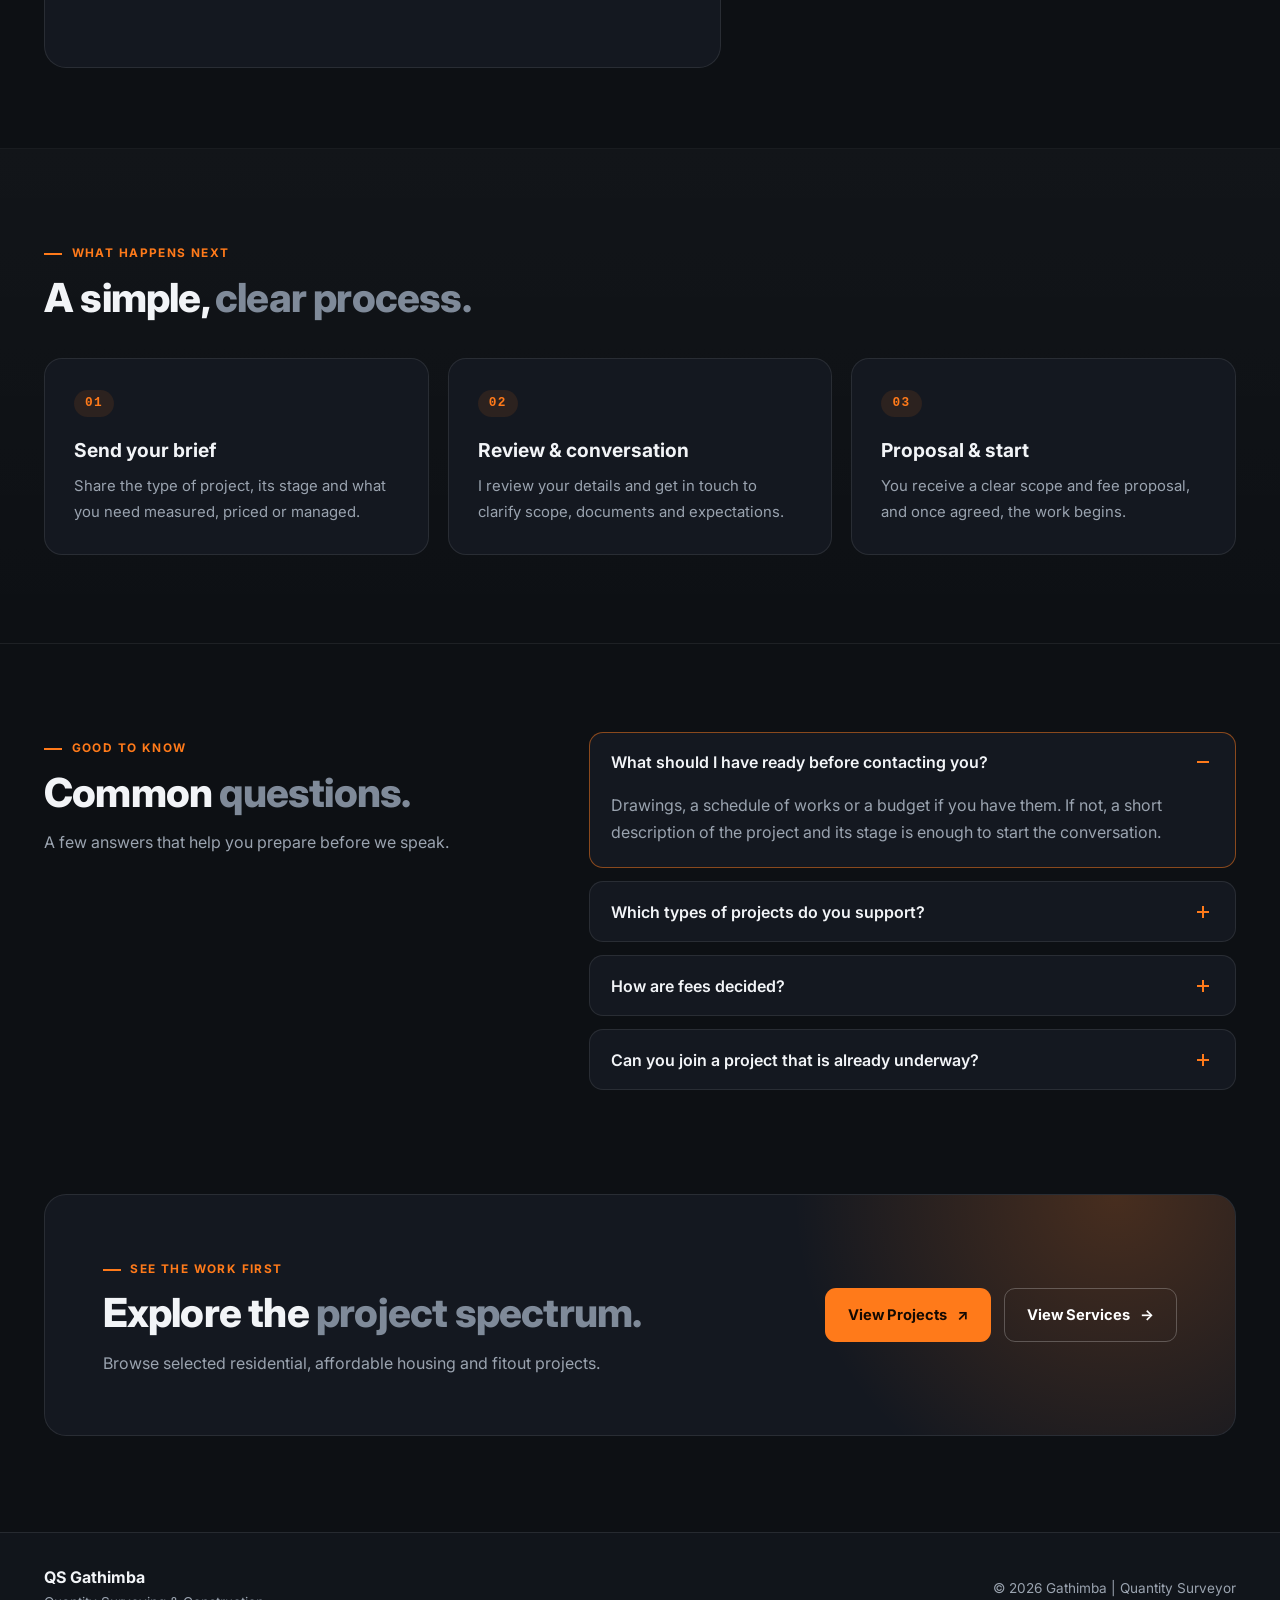
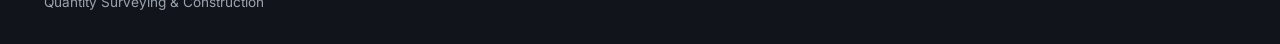
<file: contact.html>
<!DOCTYPE html>
<html lang="en">
<head>
    <meta charset="UTF-8">
    <meta name="viewport" content="width=device-width, initial-scale=1.0">
    <meta name="description" content="Contact John Wachira Gathimba, Quantity Surveyor, for cost planning, bills of quantities, valuations, final accounts and construction cost management.">
    <meta name="theme-color" content="#0d1014">
    <meta name="color-scheme" content="dark">

    <title>Contact | QS Gathimba – Quantity Surveyor</title>

    <link rel="icon" href="data:image/svg+xml,%3Csvg xmlns='http://www.w3.org/2000/svg' viewBox='0 0 64 64'%3E%3Crect width='64' height='64' rx='12' fill='%23ff7a1a'/%3E%3Ctext x='32' y='43' font-family='Arial,sans-serif' font-size='30' font-weight='800' text-anchor='middle' fill='%23140a02'%3EQS%3C/text%3E%3C/svg%3E">

    <script>document.documentElement.classList.add('js');</script>

    <link rel="preconnect" href="https://fonts.googleapis.com">
    <link rel="preconnect" href="https://fonts.gstatic.com" crossorigin>
    <link rel="stylesheet" href="https://fonts.googleapis.com/css2?family=Inter:wght@400;500;600;700;800&display=swap">

    <!-- All styling for this page lives in contact.css -->
    <link rel="stylesheet" href="contact.css">
</head>

<body>

    <a class="skip-link" href="#main">Skip to content</a>

    <div class="page-progress" id="pageProgress" aria-hidden="true"></div>


    <!-- =====================================================
         NAVIGATION
         ===================================================== -->
    <header class="site-header" id="siteHeader">
        <div class="nav-container">

            <a href="index.html" class="brand" aria-label="QS Gathimba home">
                <span class="brand-main">QS</span>
                <span class="brand-name">Gathimba</span>
            </a>

            <button
                class="menu-toggle"
                id="menuToggle"
                aria-label="Open navigation menu"
                aria-expanded="false"
                aria-controls="mainNav"
                type="button"
            >
                <span></span>
                <span></span>
                <span></span>
            </button>

            <nav class="main-nav" id="mainNav" aria-label="Main navigation">
                <a href="index.html">Home</a>
                <a href="services.html">Services</a>
                <a href="projects.html">Projects</a>
                <a href="contact.html" class="active" aria-current="page">Contact</a>
                <a href="articles.html">Insights</a>
            </nav>

        </div>
    </header>


    <main id="main">

        <!-- =================================================
             HERO
             ================================================= -->
        <section class="ct-hero" id="top">

            <div class="ct-grid-lines" aria-hidden="true"></div>
            <div class="ct-orb ct-orb-one" aria-hidden="true"></div>
            <div class="ct-orb ct-orb-two" aria-hidden="true"></div>
            <div class="ct-spot" aria-hidden="true"></div>

            <div class="ct-shell ct-hero-inner">

                <nav class="ct-crumbs reveal" aria-label="Breadcrumb">
                    <a href="index.html">Home</a>
                    <span aria-hidden="true">/</span>
                    <span aria-current="page">Contact</span>
                </nav>

                <div class="ct-eyebrow reveal">Get in touch</div>

                <h1 class="reveal">
                    Let's talk about
                    <span>your project.</span>
                </h1>

                <p class="ct-lead reveal">
                    Planning a development, managing construction costs or looking
                    for professional quantity surveying support? Tell me about your
                    project and let's bring cost certainty to it.
                </p>

                <div class="ct-quick reveal">
                    <a class="btn btn-primary" href="#enquiry">
                        Send an enquiry <span aria-hidden="true">↓</span>
                    </a>
                    <a class="btn btn-outline" data-ct="mail-link" href="mailto:qsgathimba@gmail.com>
                        Email directly <span aria-hidden="true">↗</span>
                    </a>
                    <a class="btn btn-dark" data-ct="whatsapp-link" href="https://wa.me/254712387491" target="_blank" rel="noopener">
                        WhatsApp <span aria-hidden="true">↗</span>
                    </a>
                </div>

                <div class="ct-trust reveal">
                    <span class="live-dot" aria-hidden="true"></span>
                    <span>Cost • Quality • Value</span>
                    <span class="trust-line" aria-hidden="true"></span>
                    <span>Construction Focused</span>
                </div>

            </div>

        </section>


        <!-- =================================================
             ENQUIRY: FORM + CONTACT DETAILS
             ================================================= -->
        <section class="ct-main" id="enquiry">
            <div class="ct-shell ct-layout">

                <!-- FORM -->
                <div class="ct-panel ct-fx">

                    <div class="ct-panel-head">
                        <span class="ct-eyebrow">Project enquiry</span>
                        <h2>Tell me about <span>your project.</span></h2>
                        <p>Share a few details and I'll come back to you with the next steps. Fields marked * are required.</p>
                    </div>

                    <form class="ct-form" id="ctForm" novalidate>

                        <div class="ct-row">
                            <div class="ct-field">
                                <input type="text" id="ctName" name="name" placeholder=" " autocomplete="name" required>
                                <label for="ctName">Full name *</label>
                                <small class="ct-error" id="ctNameErr" role="alert"></small>
                            </div>

                            <div class="ct-field">
                                <input type="email" id="ctEmail" name="email" placeholder=" " autocomplete="email" required>
                                <label for="ctEmail">Email address *</label>
                                <small class="ct-error" id="ctEmailErr" role="alert"></small>
                            </div>
                        </div>

                        <div class="ct-field">
                            <input type="tel" id="ctPhone" name="phone" placeholder=" " autocomplete="tel">
                            <label for="ctPhone">Phone / WhatsApp (optional)</label>
                            <small class="ct-error" id="ctPhoneErr" role="alert"></small>
                        </div>

                        <fieldset class="ct-fieldset">
                            <legend>What do you need help with?</legend>
                            <div class="ct-chips">
                                <label class="ct-chip">
                                    <input type="radio" name="service" value="Residential project" checked>
                                    <span>Residential project</span>
                                </label>
                                <label class="ct-chip">
                                    <input type="radio" name="service" value="Affordable housing">
                                    <span>Appartments</span>
                                </label>
                                <label class="ct-chip">
                                    <input type="radio" name="service" value="Fitout / renovation">
                                    <span>Fitout / renovation</span>
                                </label>
                                <label class="ct-chip">
                                    <input type="radio" name="service" value="Something else">
                                    <span>Something else</span>
                                </label>
                            </div>
                        </fieldset>

                        <div class="ct-field ct-field-select">
                            <label for="ctStage">Project stage</label>
                            <select id="ctStage" name="stage">
                                <option>Early planning / budgeting</option>
                                <option>Tender / bills of quantities</option>
                                <option>Under construction</option>
                                <option>Valuations / final account</option>
                                <option>Ongoing</option>
                            </select>
                        </div>

                        <div class="ct-field">
                            <textarea id="ctMessage" name="message" rows="5" maxlength="800" placeholder=" " required></textarea>
                            <label for="ctMessage">Project details *</label>
                            <div class="ct-meta">
                                <small class="ct-error" id="ctMessageErr" role="alert"></small>
                                <small class="ct-count"><span id="ctCount">0</span> / 800</small>
                            </div>
                        </div>

                        <!-- honeypot: real visitors never see or fill this -->
                        <div class="ct-hp" aria-hidden="true">
                            <label>Company <input type="text" name="company" id="ctCompany" tabindex="-1" autocomplete="off"></label>
                        </div>

                        <div class="ct-submit">
                            <button type="submit" class="btn btn-primary ct-send" id="ctSend">
                                <b>Send enquiry</b> <span aria-hidden="true">↗</span>
                            </button>
                            <p class="ct-note">Your details are only used to respond to your enquiry.</p>
                        </div>

                        <p class="ct-status" id="ctStatus" role="status" aria-live="polite"></p>

                    </form>

                    <!-- success state -->
                    <div class="ct-success" id="ctSuccess" hidden>
                        <svg class="ct-check" viewBox="0 0 52 52" aria-hidden="true">
                            <circle cx="26" cy="26" r="24"></circle>
                            <path d="M15 27l8 8 14-17"></path>
                        </svg>
                        <h3 id="ctSuccessTitle">Thank you.</h3>
                        <p id="ctSuccessText">Your enquiry is ready to go.</p>
                        <div class="ct-success-actions">
                            <button type="button" class="btn btn-outline" id="ctCopyMsg">Copy my message <span aria-hidden="true">⧉</span></button>
                            <button type="button" class="btn btn-dark" id="ctAnother">Send another <span aria-hidden="true">↺</span></button>
                        </div>
                    </div>

                </div>


                <!-- DETAILS -->
                <aside class="ct-aside" aria-label="Contact details">

                    <div class="ct-card ct-fx">
                        <span class="ct-icon" aria-hidden="true">
                            <svg viewBox="0 0 24 24"><rect x="3" y="5" width="18" height="14" rx="2"></rect><path d="M3 7l9 6 9-6"></path></svg>
                        </span>
                        <div class="ct-card-body">
                            <small>Email</small>
                            <a data-ct="mail-text" href="mailto:info@example.com">info@example.com</a>
                        </div>
                        <button type="button" class="ct-copy" data-copy="email" aria-label="Copy email address">Copy</button>
                    </div>

                    <div class="ct-card ct-fx">
                        <span class="ct-icon" aria-hidden="true">
                            <svg viewBox="0 0 24 24"><path d="M5 4h4l2 5-2.5 1.5a11 11 0 005 5L15 13l5 2v4a2 2 0 01-2 2A16 16 0 013 6a2 2 0 012-2z"></path></svg>
                        </span>
                        <div class="ct-card-body">
                            <small>Phone</small>
                            <a data-ct="phone-text" href="tel:+254700000000">+254 700 000 000</a>
                        </div>
                        <button type="button" class="ct-copy" data-copy="phone" aria-label="Copy phone number">Copy</button>
                    </div>

                    <div class="ct-card ct-fx">
                        <span class="ct-icon" aria-hidden="true">
                            <svg viewBox="0 0 24 24"><path d="M4 20l1.3-4.2A8 8 0 1112 20a8 8 0 01-3.8-1z"></path></svg>
                        </span>
                        <div class="ct-card-body">
                            <small>WhatsApp</small>
                            <a data-ct="whatsapp-link" href="https://wa.me/254700000000" target="_blank" rel="noopener">Message on WhatsApp</a>
                        </div>
                        <span class="ct-go" aria-hidden="true">↗</span>
                    </div>

                    <div class="ct-card ct-card-hours ct-fx">
                        <div class="ct-hours-top">
                            <span class="ct-icon" aria-hidden="true">
                                <svg viewBox="0 0 24 24"><circle cx="12" cy="12" r="9"></circle><path d="M12 7v5l3 2"></path></svg>
                            </span>
                            <div class="ct-card-body">
                                <small>Working hours</small>
                                <strong id="ctOpenState">Mon – Fri, 8:00 – 17:00</strong>
                            </div>
                        </div>
                        <ul class="ct-hours">
                            <li><span>Monday – Friday</span><b>8:00 – 17:00</b></li>
                            <li><span>Saturday</span><b>By appointment</b></li>
                            <li><span>Sunday</span><b>Closed</b></li>
                        </ul>
                    </div>

                </aside>

            </div>
        </section>


        <!-- =================================================
             HOW IT WORKS
             ================================================= -->
        <section class="ct-section ct-section-alt">
            <div class="ct-shell">

                <div class="ct-head ct-fx">
                    <span class="ct-eyebrow">What happens next</span>
                    <h2>A simple, <span>clear process.</span></h2>
                </div>

                <ol class="ct-steps">
                    <li class="ct-step ct-fx">
                        <span class="ct-step-no">01</span>
                        <h3>Send your brief</h3>
                        <p>Share the type of project, its stage and what you need measured, priced or managed.</p>
                    </li>
                    <li class="ct-step ct-fx">
                        <span class="ct-step-no">02</span>
                        <h3>Review &amp; conversation</h3>
                        <p>I review your details and get in touch to clarify scope, documents and expectations.</p>
                    </li>
                    <li class="ct-step ct-fx">
                        <span class="ct-step-no">03</span>
                        <h3>Proposal &amp; start</h3>
                        <p>You receive a clear scope and fee proposal, and once agreed, the work begins.</p>
                    </li>
                </ol>

            </div>
        </section>


        <!-- =================================================
             FAQ
             ================================================= -->
        <section class="ct-section">
            <div class="ct-shell ct-faq-wrap">

                <div class="ct-head ct-fx">
                    <span class="ct-eyebrow">Good to know</span>
                    <h2>Common <span>questions.</span></h2>
                    <p>A few answers that help you prepare before we speak.</p>
                </div>

                <div class="ct-faq ct-fx" id="ctFaq">

                    <div class="ct-faq-item">
                        <h3>
                            <button type="button" aria-expanded="false" aria-controls="faq1" id="faqb1">
                                What should I have ready before contacting you?
                                <i aria-hidden="true"></i>
                            </button>
                        </h3>
                        <div class="ct-faq-panel" id="faq1" role="region" aria-labelledby="faqb1">
                            <div><p>Drawings, a schedule of works or a budget if you have them. If not, a short description of the project and its stage is enough to start the conversation.</p></div>
                        </div>
                    </div>

                    <div class="ct-faq-item">
                        <h3>
                            <button type="button" aria-expanded="false" aria-controls="faq2" id="faqb2">
                                Which types of projects do you support?
                                <i aria-hidden="true"></i>
                            </button>
                        </h3>
                        <div class="ct-faq-panel" id="faq2" role="region" aria-labelledby="faqb2">
                            <div><p>Residential developments, appartments and fitout or renovation works, covering cost planning, bills of quantities, valuations, final accounts and contract administration.</p></div>
                        </div>
                    </div>

                    <div class="ct-faq-item">
                        <h3>
                            <button type="button" aria-expanded="false" aria-controls="faq3" id="faqb3">
                                How are fees decided?
                                <i aria-hidden="true"></i>
                            </button>
                        </h3>
                        <div class="ct-faq-panel" id="faq3" role="region" aria-labelledby="faqb3">
                            <div><p>Fees depend on the scope, size and stage of the project. After we discuss your needs you receive a clear written proposal before any work begins.</p></div>
                        </div>
                    </div>

                    <div class="ct-faq-item">
                        <h3>
                            <button type="button" aria-expanded="false" aria-controls="faq4" id="faqb4">
                                Can you join a project that is already underway?
                                <i aria-hidden="true"></i>
                            </button>
                        </h3>
                        <div class="ct-faq-panel" id="faq4" role="region" aria-labelledby="faqb4">
                            <div><p>Yes. Valuations, remeasurement and final accounts are often needed mid-project, so tell me the current stage and the documents you already have.</p></div>
                        </div>
                    </div>

                </div>

            </div>
        </section>


        <!-- =================================================
             CLOSING BAND
             ================================================= -->
        <section class="ct-band-wrap">
            <div class="ct-shell">
                <div class="ct-band" id="ctBand">
                    <div class="ct-band-text">
                        <span class="ct-eyebrow">See the work first</span>
                        <h2>Explore the <span>project spectrum.</span></h2>
                        <p>Browse selected residential, affordable housing and fitout projects.</p>
                    </div>
                    <div class="ct-band-actions">
                        <a href="projects.html" class="btn btn-primary">View Projects <span aria-hidden="true">↗</span></a>
                        <a href="services.html" class="btn btn-outline">View Services <span aria-hidden="true">→</span></a>
                    </div>
                </div>
            </div>
        </section>

    </main>


    <!-- =====================================================
         FOOTER
         ===================================================== -->
    <footer class="site-footer">
        <div class="footer-inner">
            <div>
                <strong>QS Gathimba</strong>
                <span>Quantity Surveying &amp; Construction</span>
            </div>
            <p>© 2026 Gathimba | Quantity Surveyor</p>
        </div>
    </footer>

    <div class="project-toast" id="ctToast" role="status" aria-live="polite"></div>

    <script src="contact.js" defer></script>

</body>
</html>
</file>
<file: main.css>
/* ==========================================================================
   Gathimba | Quantity Surveyor — main.css
   Theme: professional graphite dark with a restrained orange accent.
   Orange is reserved for: primary actions, the active state, key headline
   phrases, progress, and small structural markers.
   ========================================================================== */


/* ==========================================================================
   1. TOKENS
   ========================================================================== */

:root {
    /* Surfaces */
    --bg: #0d1014;
    --bg-raised: #12161c;
    --surface: #171c23;
    --surface-hi: #1e252e;

    /* Lines */
    --line: rgba(255, 255, 255, 0.08);
    --line-strong: rgba(255, 255, 255, 0.16);

    /* Text */
    --text: #eceef1;
    --text-soft: #b4bbc5;
    --text-mute: #8792a0;

    /* Accent */
    --accent: #ff7a1a;
    --accent-hi: #a7ab37;
    --accent-lo: #d9600a;
    --accent-tint: rgba(255, 122, 26, 0.12);
    --on-accent: #140a02;

    /* Shape */
    --radius-s: 6px;
    --radius-m: 12px;
    --radius-l: 20px;

    /* Layout */
    --header-h: 72px;
    --shell: 1200px;
    --gutter: clamp(1.25rem, 4vw, 2.5rem);
    --section-y: clamp(4.5rem, 9vw, 8rem);

    /* Type */
    --font: "Inter", "Segoe UI", system-ui, -apple-system, "Helvetica Neue", Arial, sans-serif;
    --mono: ui-monospace, "SF Mono", "JetBrains Mono", Menlo, Consolas, monospace;

    /* Motion */
    --ease: cubic-bezier(0.2, 0.7, 0.2, 1);

    color-scheme: dark;
}


/* ==========================================================================
   2. RESET & BASE
   ========================================================================== */

*,
*::before,
*::after {
    box-sizing: border-box;
}

html {
    scroll-behavior: smooth;
    scroll-padding-top: calc(var(--header-h) + 16px);
    -webkit-text-size-adjust: 100%;
}

body {
    margin: 0;
    background: var(--bg);
    color: var(--text);
    font-family: var(--font);
    font-size: 1rem;
    line-height: 1.65;
    -webkit-font-smoothing: antialiased;
    -moz-osx-font-smoothing: grayscale;
    overflow-x: hidden;
}

body.nav-open {
    overflow: hidden;
}

img {
    display: block;
    max-width: 100%;
    height: auto;
}

a {
    color: inherit;
    text-decoration: none;
}

button {
    font: inherit;
    color: inherit;
    background: none;
    border: 0;
    padding: 0;
    cursor: pointer;
}

h1, h2, h3 {
    margin: 0;
    line-height: 1.12;
    letter-spacing: -0.02em;
}

p {
    margin: 0 0 1rem;
}

::selection {
    background: var(--accent);
    color: var(--on-accent);
}

:focus-visible {
    outline: 2px solid var(--accent);
    outline-offset: 3px;
    border-radius: 4px;
}


/* ==========================================================================
   3. PAGE PROGRESS
   ========================================================================== */

.page-progress {
    position: fixed;
    top: 0;
    left: 0;
    z-index: 1100;
    width: 100%;
    height: 3px;
    background: var(--accent);
    transform: scaleX(0);
    transform-origin: 0 50%;
    pointer-events: none;
}


/* ==========================================================================
   4. HEADER & NAVIGATION
   ========================================================================== */

.site-header {
    position: fixed;
    inset: 0 0 auto 0;
    z-index: 1000;
    height: var(--header-h);
    display: flex;
    align-items: center;
    border-bottom: 1px solid transparent;
    transition: background-color 0.3s ease, border-color 0.3s ease;
}

.site-header.scrolled,
.nav-open .site-header {
    background: rgba(13, 16, 20, 0.86);
    -webkit-backdrop-filter: blur(14px) saturate(140%);
    backdrop-filter: blur(14px) saturate(140%);
    border-color: var(--line);
}

.nav-container {
    width: 100%;
    max-width: var(--shell);
    margin: 0 auto;
    padding: 0 var(--gutter);
    display: flex;
    align-items: center;
    justify-content: space-between;
    gap: 2rem;
}

/* Brand */
.brand {
    display: inline-flex;
    align-items: center;
    gap: 0.6rem;
}

.brand-main {
    background: var(--accent);
    color: var(--on-accent);
    font-weight: 800;
    font-size: 0.85rem;
    letter-spacing: 0.05em;
    line-height: 1;
    padding: 0.4rem 0.5rem;
    border-radius: var(--radius-s);
}

.brand-name {
    font-weight: 700;
    font-size: 1.1rem;
    letter-spacing: 0.02em;
}

/* Desktop nav */
.main-nav {
    display: flex;
    align-items: center;
    gap: 0.25rem;
}

.main-nav a {
    position: relative;
    padding: 0.5rem 0.95rem;
    border-radius: var(--radius-s);
    font-size: 0.95rem;
    font-weight: 500;
    color: var(--text-soft);
    transition: color 0.2s ease, background-color 0.2s ease;
}

.main-nav a:hover {
    color: var(--text);
    background: rgba(255, 255, 255, 0.05);
}

.main-nav a.active,
.main-nav a[aria-current="page"] {
    color: var(--text);
}

.main-nav a.active::after,
.main-nav a[aria-current="page"]::after {
    content: "";
    position: absolute;
    left: 0.95rem;
    right: 0.95rem;
    bottom: 0.2rem;
    height: 2px;
    background: var(--accent);
    border-radius: 2px;
}

.main-nav a.nav-cta {
    margin-left: 0.5rem;
    color: var(--accent);
    border: 1px solid rgba(255, 122, 26, 0.45);
}

.main-nav a.nav-cta:hover {
    background: var(--accent);
    border-color: var(--accent);
    color: var(--on-accent);
}

/* Mobile toggle (hidden on desktop) */
.menu-toggle {
    display: none;
    flex-direction: column;
    align-items: center;
    justify-content: center;
    gap: 5px;
    width: 44px;
    height: 44px;
    border: 1px solid var(--line-strong);
    border-radius: var(--radius-s);
    transition: border-color 0.2s ease;
}

.menu-toggle:hover {
    border-color: var(--accent);
}

.menu-toggle span {
    display: block;
    width: 20px;
    height: 2px;
    background: var(--text);
    border-radius: 2px;
    transition: transform 0.3s var(--ease), opacity 0.2s ease;
}

.menu-toggle[aria-expanded="true"] span:nth-child(1) {
    transform: translateY(7px) rotate(45deg);
}

.menu-toggle[aria-expanded="true"] span:nth-child(2) {
    opacity: 0;
}

.menu-toggle[aria-expanded="true"] span:nth-child(3) {
    transform: translateY(-7px) rotate(-45deg);
}


/* ==========================================================================
   5. BUTTONS
   ========================================================================== */

.btn {
    display: inline-flex;
    align-items: center;
    gap: 0.6rem;
    padding: 0.85rem 1.4rem;
    border: 1px solid transparent;
    border-radius: 10px;
    font-size: 0.95rem;
    font-weight: 600;
    line-height: 1.2;
    white-space: nowrap;
    transition: background-color 0.2s ease, border-color 0.2s ease,
                color 0.2s ease, transform 0.2s var(--ease);
}

.btn span {
    display: inline-block;
    transition: transform 0.2s var(--ease);
}

.btn:hover span {
    transform: translate(2px, -2px);
}

.btn:active {
    transform: translateY(1px);
}

.btn-primary {
    background: var(--accent);
    color: var(--on-accent);
}

.btn-primary:hover {
    background: var(--accent-hi);
}

.btn-outline {
    border-color: var(--line-strong);
    color: var(--text);
}

.btn-outline:hover {
    border-color: var(--accent);
    color: var(--accent);
}

.btn-dark {
    background: var(--surface-hi);
    border-color: var(--line);
    color: var(--text);
}

.btn-dark:hover {
    background: var(--surface);
    border-color: var(--line-strong);
}


/* ==========================================================================
   6. HERO
   ========================================================================== */

.hero {
    position: relative;
    isolation: isolate;
    overflow: hidden;
    min-height: 100vh;
    min-height: 100svh;
    display: flex;
    align-items: center;
    padding: calc(var(--header-h) + clamp(2rem, 6vw, 4rem)) 0 clamp(5rem, 8vw, 7rem);
}

/* Drafting-paper grid: a nod to construction drawings */
.hero-grid-lines {
    position: absolute;
    inset: 0;
    z-index: -2;
    background-image:
        linear-gradient(var(--line) 1px, transparent 1px),
        linear-gradient(90deg, var(--line) 1px, transparent 1px);
    background-size: 64px 64px;
    -webkit-mask-image: radial-gradient(ellipse 80% 70% at 70% 40%, #000 15%, transparent 75%);
    mask-image: radial-gradient(ellipse 80% 70% at 70% 40%, #000 15%, transparent 75%);
}

.hero-orb {
    position: absolute;
    z-index: -1;
    border-radius: 50%;
    filter: blur(100px);
    pointer-events: none;
}

.hero-orb-one {
    width: 420px;
    height: 420px;
    top: -140px;
    right: 8%;
    background: var(--accent);
    opacity: 0.14;
}

.hero-orb-two {
    width: 380px;
    height: 380px;
    bottom: -160px;
    left: -100px;
    background: #3b5878;
    opacity: 0.2;
}

.hero-grid {
    width: 100%;
    max-width: var(--shell);
    margin: 0 auto;
    padding: 0 var(--gutter);
    display: grid;
    grid-template-columns: minmax(0, 1.05fr) minmax(0, 0.95fr);
    align-items: center;
    gap: clamp(2rem, 5vw, 5rem);
}

/* Hero copy */
.eyebrow {
    display: inline-flex;
    align-items: center;
    gap: 0.75rem;
    font-size: 0.9rem;
    font-weight: 500;
    color: var(--text-soft);
}

.eyebrow span {
    display: block;
    width: 28px;
    height: 2px;
    background: var(--accent);
}

.hero h1 {
    margin: 1.25rem 0 1.5rem;
    font-size: clamp(2.6rem, 6vw, 4.9rem);
    font-weight: 800;
    line-height: 1.03;
    letter-spacing: -0.035em;
}

.hero h1 span {
    display: block;
    color: var(--accent);
}

.hero-description {
    max-width: 54ch;
    font-size: clamp(1rem, 1.4vw, 1.125rem);
    color: var(--text-soft);
}

.hero-actions {
    display: flex;
    flex-wrap: wrap;
    gap: 0.75rem;
    margin: 2rem 0 2.25rem;
}

.hero-trust {
    display: flex;
    flex-wrap: wrap;
    align-items: center;
    gap: 0.85rem;
    font-family: var(--mono);
    font-size: 0.78rem;
    letter-spacing: 0.04em;
    color: var(--text-mute);
}

.live-dot {
    width: 8px;
    height: 8px;
    border-radius: 50%;
    background: var(--accent);
    box-shadow: 0 0 0 0 rgba(255, 122, 26, 0.55);
    animation: pulse 2.4s ease-out infinite;
}

.trust-line {
    width: 40px;
    height: 1px;
    background: var(--line-strong);
}

/* Hero showcase — layered images */
.hero-showcase {
    min-width: 0;
}

.showcase-frame {
    position: relative;
    width: 100%;
    aspect-ratio: 1 / 1.08;
}

.showcase-main {
    position: absolute;
    inset: 0 22% 14% 0;
    overflow: hidden;
    border: 1px solid var(--line-strong);
    border-radius: var(--radius-l);
    background: var(--surface);
}

.showcase-main > img {
    width: 100%;
    height: 100%;
    object-fit: cover;
}

.image-shade {
    position: absolute;
    inset: 0;
    background: linear-gradient(to top, rgba(13, 16, 20, 0.88) 0%, rgba(13, 16, 20, 0) 55%);
    pointer-events: none;
}

.floating-tag {
    position: absolute;
    display: inline-flex;
    align-items: center;
    gap: 0.5rem;
    padding: 0.4rem 0.8rem;
    border: 1px solid var(--line-strong);
    border-radius: 999px;
    background: rgba(13, 16, 20, 0.65);
    -webkit-backdrop-filter: blur(8px);
    backdrop-filter: blur(8px);
    font-family: var(--mono);
    font-size: 0.68rem;
    letter-spacing: 0.1em;
}

.tag-top {
    top: 1rem;
    left: 1rem;
}

.tag-dot {
    width: 6px;
    height: 6px;
    border-radius: 50%;
    background: var(--accent);
}

.showcase-main-label {
    position: absolute;
    left: 1.25rem;
    right: 1.25rem;
    bottom: 1.25rem;
}

.showcase-main-label span {
    display: block;
    margin-bottom: 0.25rem;
    font-family: var(--mono);
    font-size: 0.72rem;
    letter-spacing: 0.1em;
    color: var(--accent);
}

.showcase-main-label strong {
    display: block;
    font-size: clamp(1.05rem, 1.8vw, 1.3rem);
    font-weight: 700;
    line-height: 1.25;
}

.scan-line {
    position: absolute;
    left: 0;
    right: 0;
    top: 0;
    height: 2px;
    background: linear-gradient(90deg, transparent, var(--accent), transparent);
    opacity: 0.5;
    animation: scan 7s linear infinite;
    pointer-events: none;
}

/* Project cards */
.showcase-card {
    position: absolute;
    z-index: 2;
    display: block;
    width: 40%;
    aspect-ratio: 4 / 5;
    overflow: hidden;
    text-align: left;
    border: 1px solid var(--line-strong);
    border-radius: var(--radius-m);
    background: var(--surface);
    box-shadow: 0 18px 40px rgba(0, 0, 0, 0.45);
    transition: border-color 0.25s ease;
}

.showcase-card-one {
    top: 2%;
    right: 0;
}

.showcase-card-two {
    bottom: 0;
    right: 6%;
}

.showcase-card > img {
    position: absolute;
    inset: 0;
    width: 100%;
    height: 100%;
    object-fit: cover;
    transition: transform 0.6s var(--ease);
}

.showcase-card::after {
    content: "";
    position: absolute;
    inset: 0;
    background: linear-gradient(to top, rgba(13, 16, 20, 0.92), rgba(13, 16, 20, 0) 62%);
    pointer-events: none;
}

.showcase-card:hover {
    border-color: var(--accent);
}

.showcase-card:hover > img {
    transform: scale(1.05);
}

.card-index {
    position: absolute;
    z-index: 2;
    top: 0.8rem;
    left: 0.8rem;
    font-family: var(--mono);
    font-size: 0.7rem;
    letter-spacing: 0.08em;
    color: var(--text);
}

.card-arrow {
    position: absolute;
    z-index: 2;
    top: 0.7rem;
    right: 0.7rem;
    display: grid;
    place-items: center;
    width: 28px;
    height: 28px;
    border: 1px solid var(--line-strong);
    border-radius: 50%;
    background: rgba(13, 16, 20, 0.7);
    font-size: 0.8rem;
    transition: background-color 0.2s ease, color 0.2s ease, border-color 0.2s ease;
}

.showcase-card:hover .card-arrow {
    background: var(--accent);
    border-color: var(--accent);
    color: var(--on-accent);
}

.showcase-card-content {
    position: absolute;
    z-index: 2;
    left: 0.9rem;
    right: 0.9rem;
    bottom: 0.8rem;
    display: block;
}

.showcase-card-content small {
    display: block;
    font-family: var(--mono);
    font-size: 0.62rem;
    letter-spacing: 0.1em;
    color: var(--accent);
}

.showcase-card-content strong {
    display: block;
    margin-top: 0.15rem;
    font-size: 0.95rem;
    font-weight: 700;
    line-height: 1.25;
}

/* Dimension-line style marker */
.technical-marker {
    position: absolute;
    left: 0;
    bottom: 2%;
    width: 48%;
    display: flex;
    align-items: center;
    gap: 0.6rem;
    font-family: var(--mono);
    font-size: 0.68rem;
    letter-spacing: 0.14em;
    color: var(--text-mute);
}

.technical-marker i {
    flex: 1;
    height: 1px;
    background: linear-gradient(90deg, var(--accent), var(--line-strong));
}

.showcase-message {
    display: flex;
    gap: 1rem;
    margin-top: 1.5rem;
    padding: 1rem 1.25rem;
    border: 1px solid var(--line);
    border-radius: var(--radius-m);
    background: var(--surface);
}

.message-marker {
    flex: none;
    width: 3px;
    border-radius: 3px;
    background: var(--accent);
}

.showcase-message strong {
    display: block;
    font-weight: 600;
}

.showcase-message p {
    margin: 0.15rem 0 0;
    font-size: 0.92rem;
    color: var(--text-soft);
}

/* Scroll cue */
.scroll-cue {
    position: absolute;
    left: 50%;
    bottom: 1.5rem;
    transform: translateX(-50%);
    display: flex;
    flex-direction: column;
    align-items: center;
    gap: 0.6rem;
    font-family: var(--mono);
    font-size: 0.68rem;
    letter-spacing: 0.14em;
    color: var(--text-mute);
    transition: color 0.2s ease;
}

.scroll-cue i {
    display: block;
    width: 1px;
    height: 34px;
    background: linear-gradient(to bottom, var(--accent), transparent);
}

.scroll-cue:hover {
    color: var(--text);
}


/* ==========================================================================
   7. SHARED SECTION STYLES
   ========================================================================== */

.section {
    padding: var(--section-y) 0;
}

.section-shell {
    width: 100%;
    max-width: var(--shell);
    margin: 0 auto;
    padding: 0 var(--gutter);
}

.section-eyebrow {
    display: inline-flex;
    align-items: center;
    gap: 0.6rem;
    margin-bottom: 1rem;
    font-size: 0.9rem;
    font-weight: 600;
    letter-spacing: 0.02em;
    color: var(--accent);
}

.section-eyebrow::before {
    content: "";
    width: 20px;
    height: 2px;
    background: currentColor;
}

.section h2 {
    font-size: clamp(1.9rem, 4vw, 3rem);
    font-weight: 750;
    line-height: 1.1;
    letter-spacing: -0.03em;
}

.section h2 span {
    color: var(--text-mute);
}

.section-heading {
    max-width: 46rem;
    margin-bottom: clamp(2rem, 4vw, 3.5rem);
}

.section-heading > p {
    margin: 1rem 0 0;
    max-width: 52ch;
    color: var(--text-soft);
}

.section-heading.heading-row {
    max-width: none;
    display: flex;
    flex-wrap: wrap;
    align-items: flex-end;
    justify-content: space-between;
    gap: 1.5rem 2rem;
}

.text-link {
    display: inline-flex;
    align-items: center;
    gap: 0.5rem;
    padding-bottom: 2px;
    border-bottom: 1px solid transparent;
    font-weight: 600;
    color: var(--accent);
    transition: border-color 0.2s ease, color 0.2s ease;
}

.text-link:hover {
    color: var(--accent-hi);
    border-color: currentColor;
}


/* ==========================================================================
   8. PROFESSIONAL APPROACH
   ========================================================================== */

.approach {
    background: var(--bg-raised);
    border-top: 1px solid var(--line);
    border-bottom: 1px solid var(--line);
}

.approach-grid {
    display: grid;
    grid-template-columns: minmax(0, 1.05fr) minmax(0, 0.95fr);
    align-items: center;
    gap: clamp(2rem, 6vw, 5.5rem);
}

.approach-content > p {
    max-width: 58ch;
    color: var(--text-soft);
}

.approach-content h2 {
    margin-bottom: 1.5rem;
}

.mini-metrics {
    display: grid;
    grid-template-columns: repeat(3, minmax(0, 1fr));
    gap: 1.25rem;
    margin-top: 2.25rem;
}

.mini-metrics > div {
    padding-top: 1rem;
    border-top: 1px solid var(--line-strong);
}

.mini-metrics strong {
    display: block;
    margin-bottom: 0.2rem;
    font-family: var(--mono);
    font-size: 0.95rem;
    color: var(--accent);
}

.mini-metrics span {
    display: block;
    font-size: 0.92rem;
    color: var(--text-soft);
}

.image-frame {
    position: relative;
}

.image-frame > img {
    width: 100%;
    aspect-ratio: 4 / 5;
    object-fit: cover;
    border: 1px solid var(--line-strong);
    border-radius: var(--radius-l);
}

.image-caption {
    position: absolute;
    left: 1px;
    right: 1px;
    bottom: 1px;
    padding: 3rem 1.5rem 1.5rem;
    border-radius: 0 0 calc(var(--radius-l) - 1px) calc(var(--radius-l) - 1px);
    background: linear-gradient(to top, rgba(13, 16, 20, 0.92), rgba(13, 16, 20, 0));
}

.image-caption span {
    display: block;
    margin-bottom: 0.2rem;
    font-family: var(--mono);
    font-size: 0.7rem;
    letter-spacing: 0.1em;
    color: var(--accent);
}

.image-caption strong {
    font-size: 1.15rem;
    font-weight: 700;
}

.corner {
    position: absolute;
    width: 32px;
    height: 32px;
    border: 0 solid var(--accent);
    pointer-events: none;
}

.corner-tl {
    top: -9px;
    left: -9px;
    border-top-width: 2px;
    border-left-width: 2px;
    border-top-left-radius: 8px;
}

.corner-br {
    right: -9px;
    bottom: -9px;
    border-right-width: 2px;
    border-bottom-width: 2px;
    border-bottom-right-radius: 8px;
}


/* ==========================================================================
   9. PROFESSIONAL FOCUS
   ========================================================================== */

.focus-grid {
    display: grid;
    grid-template-columns: repeat(3, minmax(0, 1fr));
    gap: 1.25rem;
}

.focus-card {
    position: relative;
    display: flex;
    flex-direction: column;
    padding: 2rem;
    border: 1px solid var(--line);
    border-radius: var(--radius-m);
    background: var(--surface);
    transition: border-color 0.25s ease;
}

.focus-card:hover {
    border-color: rgba(255, 122, 26, 0.5);
}

.card-number {
    position: absolute;
    top: 1.5rem;
    right: 1.75rem;
    font-family: var(--mono);
    font-size: 0.78rem;
    color: var(--text-mute);
}

.focus-icon {
    display: grid;
    place-items: center;
    width: 48px;
    height: 48px;
    margin-bottom: 1.5rem;
    border-radius: 10px;
    background: var(--accent-tint);
    font-size: 1.4rem;
    color: var(--accent);
}

.focus-card h3 {
    margin-bottom: 0.75rem;
    font-size: 1.25rem;
    font-weight: 700;
}

.focus-card > p {
    flex: 1;
    color: var(--text-soft);
}

.focus-card > a {
    display: inline-flex;
    align-items: center;
    align-self: flex-start;
    gap: 0.5rem;
    margin-top: 1.25rem;
    font-weight: 600;
    color: var(--accent);
}

.focus-card > a span {
    display: inline-block;
    transition: transform 0.2s var(--ease);
}

.focus-card > a:hover {
    color: var(--accent-hi);
}

.focus-card > a:hover span {
    transform: translateX(4px);
}


/* ==========================================================================
   10. PROJECT SPECTRUM (TABS)
   ========================================================================== */

.project-tabs {
    display: inline-flex;
    flex-wrap: wrap;
    gap: 0.35rem;
    margin-bottom: 1.5rem;
    padding: 0.35rem;
    border: 1px solid var(--line);
    border-radius: var(--radius-m);
    background: var(--surface);
}

.project-tab {
    padding: 0.6rem 1.1rem;
    border-radius: 8px;
    font-size: 0.95rem;
    font-weight: 500;
    color: var(--text-soft);
    transition: color 0.2s ease, background-color 0.2s ease;
}

.project-tab:hover {
    color: var(--text);
    background: rgba(255, 255, 255, 0.05);
}

.project-tab.active,
.project-tab[aria-selected="true"] {
    background: var(--accent);
    color: var(--on-accent);
    font-weight: 600;
}

.project-showcase {
    display: grid;
    grid-template-columns: minmax(0, 1.15fr) minmax(0, 0.85fr);
    overflow: hidden;
    border: 1px solid var(--line);
    border-radius: var(--radius-l);
    background: var(--surface);
}

.project-image {
    position: relative;
    min-height: 440px;
    overflow: hidden;
    background: var(--bg-raised);
}

.project-image > img {
    position: absolute;
    inset: 0;
    width: 100%;
    height: 100%;
    object-fit: cover;
    transition: opacity 0.25s ease, transform 0.5s var(--ease);
}

.project-image-overlay {
    position: absolute;
    inset: 0;
    background: linear-gradient(to top, rgba(13, 16, 20, 0.55), rgba(13, 16, 20, 0) 45%);
    pointer-events: none;
}

.project-counter {
    position: absolute;
    top: 1.25rem;
    left: 1.25rem;
    padding: 0.35rem 0.75rem;
    border: 1px solid var(--line-strong);
    border-radius: 999px;
    background: rgba(13, 16, 20, 0.65);
    -webkit-backdrop-filter: blur(8px);
    backdrop-filter: blur(8px);
    font-family: var(--mono);
    font-size: 0.75rem;
    letter-spacing: 0.08em;
}

.project-info {
    display: flex;
    flex-direction: column;
    justify-content: center;
    padding: clamp(1.5rem, 4vw, 3rem);
}

.project-info > * {
    transition: opacity 0.25s ease, transform 0.25s ease;
}

.project-info h3 {
    margin-bottom: 1rem;
    font-size: clamp(1.5rem, 3vw, 2.1rem);
    font-weight: 750;
    letter-spacing: -0.025em;
}

.project-info > p {
    color: var(--text-soft);
}

/* Fade while switching projects (class toggled by main.js) */
.project-showcase.is-changing .project-image > img {
    opacity: 0;
    transform: scale(1.03);
}

.project-showcase.is-changing .project-info > * {
    opacity: 0;
    transform: translateY(6px);
}

.project-facts {
    margin: 1.25rem 0 1.75rem;
    border-bottom: 1px solid var(--line);
}

.project-facts > div {
    display: grid;
    grid-template-columns: 6.5rem minmax(0, 1fr);
    align-items: baseline;
    gap: 1rem;
    padding: 0.8rem 0;
    border-top: 1px solid var(--line);
}

.project-facts span {
    font-family: var(--mono);
    font-size: 0.7rem;
    letter-spacing: 0.1em;
    color: var(--text-mute);
}

.project-facts strong {
    font-weight: 600;
}

.project-controls {
    display: flex;
    align-items: center;
    gap: 0.6rem;
}

.project-controls > button:not(.project-dot) {
    display: grid;
    place-items: center;
    width: 44px;
    height: 44px;
    border: 1px solid var(--line-strong);
    border-radius: 50%;
    transition: border-color 0.2s ease, color 0.2s ease, background-color 0.2s ease;
}

.project-controls > button:not(.project-dot):hover {
    border-color: var(--accent);
    color: var(--accent);
    background: var(--accent-tint);
}

.project-dots {
    display: flex;
    align-items: center;
    gap: 0.4rem;
    margin-left: auto;
}

.project-dot {
    position: relative;
    width: 28px;
    height: 4px;
    border-radius: 2px;
    background: var(--line-strong);
    transition: width 0.3s var(--ease), background-color 0.2s ease;
}

.project-dot::after {
    content: "";
    position: absolute;
    inset: -12px -2px;
}

.project-dot:hover {
    background: var(--text-mute);
}

.project-dot.active {
    width: 44px;
    background: var(--accent);
}


/* ==========================================================================
   11. CALL TO ACTION
   ========================================================================== */

.cta {
    position: relative;
    background: var(--bg-raised);
    border-top: 1px solid var(--line);
}

/* Short accent rule aligned to the content edge */
.cta::before {
    content: "";
    position: absolute;
    top: -1px;
    left: max(var(--gutter), calc((100% - var(--shell)) / 2 + var(--gutter)));
    width: 72px;
    height: 3px;
    background: var(--accent);
}

.cta-inner {
    display: flex;
    flex-wrap: wrap;
    align-items: center;
    justify-content: space-between;
    gap: 2rem 4rem;
}

.cta-inner > div {
    flex: 1 1 28rem;
}

.cta h2 {
    margin-bottom: 1rem;
}

.cta h2 span {
    color: var(--accent);
}

.cta p {
    max-width: 50ch;
    margin: 0;
    color: var(--text-soft);
}


/* ==========================================================================
   12. FOOTER
   ========================================================================== */

.site-footer {
    border-top: 1px solid var(--line);
    background: var(--bg);
}

.footer-inner {
    width: 100%;
    max-width: var(--shell);
    margin: 0 auto;
    padding: 2rem var(--gutter);
    display: flex;
    flex-wrap: wrap;
    align-items: center;
    justify-content: space-between;
    gap: 1rem 2rem;
}

.footer-inner strong {
    display: block;
    font-weight: 700;
}

.footer-inner span {
    display: block;
    font-size: 0.9rem;
    color: var(--text-mute);
}

.footer-inner p {
    margin: 0;
    font-size: 0.85rem;
    color: var(--text-mute);
}


/* ==========================================================================
   13. TOAST
   ========================================================================== */

.project-toast {
    position: fixed;
    left: 50%;
    bottom: 1.5rem;
    z-index: 1200;
    max-width: calc(100% - 2rem);
    padding: 0.8rem 1.2rem;
    border: 1px solid var(--line-strong);
    border-left: 3px solid var(--accent);
    border-radius: var(--radius-s);
    background: var(--surface-hi);
    box-shadow: 0 16px 40px rgba(0, 0, 0, 0.5);
    font-size: 0.92rem;
    opacity: 0;
    visibility: hidden;
    transform: translate(-50%, 16px);
    pointer-events: none;
    transition: opacity 0.3s ease, transform 0.3s var(--ease), visibility 0.3s;
}

.project-toast.show {
    opacity: 1;
    visibility: visible;
    transform: translate(-50%, 0);
}


/* ==========================================================================
   14. REVEAL ON SCROLL
   Content is only hidden when JavaScript has added .js to <html>,
   so the page never stays blank if the script fails to load.
   ========================================================================== */

.reveal-delay   { --d: 0.12s; }
.reveal-delay-2 { --d: 0.24s; }

.js .reveal {
    opacity: 0;
}

.js .reveal.is-visible {
    opacity: 1;
    animation: rise 0.7s var(--ease) both;
    animation-delay: var(--d, 0s);
}


/* ==========================================================================
   15. KEYFRAMES
   ========================================================================== */

@keyframes rise {
    from { opacity: 0; transform: translateY(18px); }
    to   { opacity: 1; transform: none; }
}

@keyframes pulse {
    0%   { box-shadow: 0 0 0 0 rgba(255, 122, 26, 0.55); }
    70%  { box-shadow: 0 0 0 10px rgba(255, 122, 26, 0); }
    100% { box-shadow: 0 0 0 0 rgba(255, 122, 26, 0); }
}

@keyframes scan {
    from { top: 0; }
    to   { top: 100%; }
}


/* ==========================================================================
   16. RESPONSIVE
   ========================================================================== */

@media (max-width: 1024px) {

    .hero {
        min-height: 0;
    }

    .hero-grid,
    .approach-grid {
        grid-template-columns: minmax(0, 1fr);
    }

    .hero-showcase {
        max-width: 640px;
    }

    .approach-image {
        max-width: 560px;
    }

    .focus-grid {
        grid-template-columns: minmax(0, 1fr);
    }

    .project-showcase {
        grid-template-columns: minmax(0, 1fr);
    }

    .project-image {
        min-height: 320px;
    }

    .scroll-cue {
        display: none;
    }
}


@media (max-width: 860px) {

    .menu-toggle {
        display: inline-flex;
    }

    .main-nav {
        position: fixed;
        top: var(--header-h);
        left: 0;
        right: 0;
        flex-direction: column;
        align-items: stretch;
        gap: 0.25rem;
        padding: 1rem var(--gutter) 1.5rem;
        border-bottom: 1px solid var(--line);
        background: rgba(13, 16, 20, 0.98);
        opacity: 0;
        visibility: hidden;
        transform: translateY(-8px);
        transition: opacity 0.25s ease, transform 0.25s var(--ease), visibility 0.25s;
    }

    .main-nav.open {
        opacity: 1;
        visibility: visible;
        transform: none;
    }

    .main-nav a {
        padding: 0.85rem 0.5rem;
        font-size: 1.05rem;
        border-bottom: 1px solid var(--line);
        border-radius: 0;
    }

    .main-nav a.active::after,
    .main-nav a[aria-current="page"]::after {
        left: 0.5rem;
        right: auto;
        width: 24px;
        bottom: -1px;
    }

    .main-nav a.nav-cta {
        margin: 0.75rem 0 0;
        text-align: center;
        border-radius: 10px;
    }
}


@media (max-width: 640px) {

    .hero-actions .btn,
    .cta .btn {
        width: 100%;
        justify-content: center;
    }

    /* Layered collage becomes a simple stacked grid */
    .showcase-frame {
        aspect-ratio: auto;
        display: grid;
        grid-template-columns: repeat(2, minmax(0, 1fr));
        gap: 0.75rem;
    }

    .showcase-main {
        position: relative;
        inset: auto;
        grid-column: 1 / -1;
        aspect-ratio: 4 / 3;
    }

    .showcase-card {
        position: relative;
        inset: auto;
        width: auto;
        aspect-ratio: 1 / 1;
    }

    .technical-marker {
        position: static;
        grid-column: 1 / -1;
        width: auto;
    }

    .mini-metrics {
        gap: 0.75rem;
    }

    .project-facts > div {
        grid-template-columns: minmax(0, 1fr);
        gap: 0.15rem;
    }

    .project-image {
        min-height: 260px;
    }

    .project-tabs {
        display: flex;
        width: 100%;
    }

    .project-tab {
        flex: 1 1 auto;
        text-align: center;
    }

    .footer-inner {
        flex-direction: column;
        align-items: flex-start;
    }
}


/* ==========================================================================
   17. REDUCED MOTION
   ========================================================================== */

@media (prefers-reduced-motion: reduce) {

    html {
        scroll-behavior: auto;
    }

    *,
    *::before,
    *::after {
        animation-duration: 0.001ms !important;
        animation-iteration-count: 1 !important;
        transition-duration: 0.001ms !important;
    }

    .js .reveal {
        opacity: 1;
    }

    .scan-line,
    .live-dot {
        animation: none;
    }
}
/* ==========================================================================
   Gathimba | Quantity Surveyor — services.css
   Loaded AFTER main.css. Only adds what the services page needs; the
   tokens (--accent, --surface, --line …), header, buttons, reveal, CTA and
   footer all come from main.css.
   ========================================================================== */


/* ==========================================================================
   1. SMALL SHARED ADDITIONS
   ========================================================================== */

/* Fourth stagger step (main.css defines delay and delay-2) */
.reveal-delay-3 { --d: 0.36s; }

/* Skip link — visible only on keyboard focus */
.skip-link {
    position: absolute;
    top: -100px;
    left: 1rem;
    z-index: 1300;
    padding: 0.7rem 1rem;
    border-radius: var(--radius-s);
    background: var(--accent);
    color: var(--on-accent);
    font-weight: 600;
    transition: top 0.2s ease;
}

.skip-link:focus {
    top: 1rem;
}


/* ==========================================================================
   2. PAGE HEADER
   ========================================================================== */

.page-header {
    position: relative;
    isolation: isolate;
    overflow: hidden;
    padding: calc(var(--header-h) + clamp(2.5rem, 6vw, 4.5rem)) 0 clamp(3rem, 6vw, 5rem);
    border-bottom: 1px solid var(--line);
}

.page-header-inner {
    width: 100%;
    max-width: var(--shell);
    margin: 0 auto;
    padding: 0 var(--gutter);
    display: grid;
    grid-template-columns: minmax(0, 1.1fr) minmax(0, 0.9fr);
    align-items: end;
    gap: clamp(2rem, 5vw, 4.5rem);
}

/* Breadcrumb */
.crumbs {
    margin-bottom: 1.75rem;
}

.crumbs ol {
    display: flex;
    flex-wrap: wrap;
    margin: 0;
    padding: 0;
    list-style: none;
    font-size: 0.85rem;
    color: var(--text-mute);
}

.crumbs li + li::before {
    content: "/";
    margin: 0 0.6rem;
    color: var(--line-strong);
}

.crumbs a {
    transition: color 0.2s ease;
}

.crumbs a:hover {
    color: var(--accent);
}

.crumbs [aria-current="page"] {
    color: var(--text-soft);
}

.page-header h1 {
    margin: 1.25rem 0 1.5rem;
    font-size: clamp(2.4rem, 5.5vw, 4.3rem);
    font-weight: 800;
    line-height: 1.04;
    letter-spacing: -0.035em;
}

.page-header h1 span {
    display: block;
    color: var(--accent);
}

.page-lead {
    max-width: 52ch;
    margin: 0;
    font-size: clamp(1rem, 1.4vw, 1.125rem);
    color: var(--text-soft);
}

.page-header .hero-actions {
    margin-bottom: 0;
}


/* ==========================================================================
   3. PROJECT LIFECYCLE PANEL
   ========================================================================== */

.lifecycle {
    padding: 1.5rem;
    border: 1px solid var(--line-strong);
    border-radius: var(--radius-l);
    background: rgba(23, 28, 35, 0.82);
    -webkit-backdrop-filter: blur(8px);
    backdrop-filter: blur(8px);
    box-shadow: 0 24px 48px rgba(0, 0, 0, 0.35);
}

.lifecycle-title {
    display: flex;
    align-items: center;
    gap: 0.65rem;
    margin: 0 0 1rem;
    font-family: var(--mono);
    font-size: 0.72rem;
    letter-spacing: 0.12em;
    color: var(--text-mute);
}

.lifecycle ol {
    margin: 0;
    padding: 0;
    list-style: none;
}

.lifecycle li {
    position: relative;
}

/* Connector between stage dots */
.lifecycle li:not(:last-child)::after {
    content: "";
    position: absolute;
    top: calc(0.85rem + 40px);
    bottom: -0.85rem;
    left: calc(0.6rem + 19.5px);
    width: 1px;
    background: linear-gradient(to bottom, var(--accent), var(--line-strong));
}

.lifecycle-btn {
    display: grid;
    grid-template-columns: auto minmax(0, 1fr) auto;
    align-items: center;
    gap: 1rem;
    width: 100%;
    padding: 0.85rem 0.6rem;
    border-radius: var(--radius-m);
    text-align: left;
    transition: background-color 0.2s ease;
}

.lifecycle-btn:hover {
    background: rgba(255, 255, 255, 0.05);
}

.lifecycle-dot {
    position: relative;
    z-index: 1;
    display: grid;
    place-items: center;
    width: 40px;
    height: 40px;
    border: 1px solid var(--accent);
    border-radius: 50%;
    background: var(--bg);
    font-family: var(--mono);
    font-size: 0.8rem;
    color: var(--accent);
    transition: background-color 0.2s ease, color 0.2s ease;
}

.lifecycle-btn:hover .lifecycle-dot {
    background: var(--accent);
    color: var(--on-accent);
}

.lifecycle-text strong {
    display: block;
    font-weight: 600;
}

.lifecycle-text small {
    display: block;
    font-size: 0.85rem;
    line-height: 1.4;
    color: var(--text-mute);
}

.lifecycle-arrow {
    color: var(--text-mute);
    transition: color 0.2s ease, transform 0.2s var(--ease);
}

.lifecycle-btn:hover .lifecycle-arrow {
    color: var(--accent);
    transform: translateY(3px);
}


/* ==========================================================================
   4. FILTERS
   ========================================================================== */

.filter-bar {
    display: flex;
    flex-wrap: wrap;
    align-items: center;
    justify-content: space-between;
    gap: 0.75rem 1.5rem;
    margin-bottom: 1.5rem;
}

.service-filters {
    display: flex;
    flex-wrap: wrap;
    gap: 0.5rem;
}

.filter-chip {
    display: inline-flex;
    align-items: center;
    gap: 0.6rem;
    padding: 0.6rem 1rem;
    border: 1px solid var(--line-strong);
    border-radius: 999px;
    font-size: 0.92rem;
    font-weight: 500;
    color: var(--text-soft);
    transition: border-color 0.2s ease, color 0.2s ease,
                background-color 0.2s ease;
}

.filter-chip:hover {
    border-color: var(--accent);
    color: var(--text);
}

.filter-chip.active,
.filter-chip[aria-pressed="true"] {
    border-color: var(--accent);
    background: var(--accent);
    color: var(--on-accent);
    font-weight: 600;
}

.chip-count {
    min-width: 1.5rem;
    padding: 0.05rem 0.45rem;
    border-radius: 999px;
    background: rgba(255, 255, 255, 0.08);
    font-family: var(--mono);
    font-size: 0.72rem;
    text-align: center;
}

.filter-chip.active .chip-count,
.filter-chip[aria-pressed="true"] .chip-count {
    background: rgba(20, 10, 2, 0.18);
}

.filter-status {
    margin: 0;
    font-family: var(--mono);
    font-size: 0.78rem;
    color: var(--text-mute);
}


/* ==========================================================================
   5. SERVICE CARDS
   ========================================================================== */

.services-grid {
    display: grid;
    grid-template-columns: minmax(0, 1fr);
    gap: 1.25rem;
}

/* Filtered cards use [hidden]; display:flex on the card would override it */
.service-card[hidden] {
    display: none;
}

.service-card {
    position: relative;
    display: flex;
    flex-direction: column;
    overflow: hidden;
    padding: 1.75rem;
    border: 1px solid var(--line);
    border-radius: var(--radius-m);
    background: var(--surface);
    transition: border-color 0.25s ease;
}

/* Cursor spotlight (position set by services.js) */
.service-card::before {
    content: "";
    position: absolute;
    inset: 0;
    z-index: 0;
    background: radial-gradient(340px circle at var(--mx, 50%) var(--my, 0%),
                                rgba(255, 122, 26, 0.11), transparent 60%);
    opacity: 0;
    transition: opacity 0.3s ease;
    pointer-events: none;
}

.service-card > * {
    position: relative;
    z-index: 1;
}

.service-card:hover,
.service-card:focus-within {
    border-color: rgba(255, 122, 26, 0.5);
}

.service-card:hover::before {
    opacity: 1;
}

.service-card.span-2 {
    grid-column: 1 / -1;
}

.service-top {
    display: flex;
    align-items: center;
    justify-content: space-between;
    gap: 1rem;
    margin-bottom: 1.5rem;
}

.service-icon {
    display: grid;
    place-items: center;
    width: 48px;
    height: 48px;
    border-radius: 10px;
    background: var(--accent-tint);
    color: var(--accent);
    transition: background-color 0.25s ease, color 0.25s ease, transform 0.3s var(--ease);
}

.service-icon svg {
    width: 24px;
    height: 24px;
    fill: none;
    stroke: currentColor;
    stroke-width: 1.75;
    stroke-linecap: round;
    stroke-linejoin: round;
}

.service-card:hover .service-icon {
    background: var(--accent);
    color: var(--on-accent);
    transform: rotate(-6deg) scale(1.05);
}

.service-stage {
    font-family: var(--mono);
    font-size: 0.72rem;
    letter-spacing: 0.06em;
    color: var(--text-mute);
}

.service-card h3 {
    margin-bottom: 0.75rem;
    font-size: 1.25rem;
    font-weight: 700;
}

.service-card > p {
    flex: 1;
    max-width: 62ch;
    color: var(--text-soft);
}

/* "What's included" disclosure */
.service-more {
    margin-top: 0.5rem;
    padding-top: 1rem;
    border-top: 1px solid var(--line);
}

.service-more summary {
    display: inline-flex;
    align-items: center;
    gap: 0.6rem;
    list-style: none;
    cursor: pointer;
    font-size: 0.92rem;
    font-weight: 600;
    color: var(--accent);
    transition: color 0.2s ease;
}

.service-more summary::-webkit-details-marker {
    display: none;
}

.service-more summary::after {
    content: "+";
    font-family: var(--mono);
    font-size: 1.15rem;
    line-height: 1;
    transition: transform 0.3s var(--ease);
}

.service-more summary:hover {
    color: var(--accent-hi);
}

.service-more[open] summary::after {
    transform: rotate(45deg);
}

.service-more ul {
    margin: 1rem 0 0;
    padding: 0;
    list-style: none;
    animation: rise 0.35s var(--ease) both;
}

.service-more li {
    position: relative;
    padding: 0.3rem 0 0.3rem 1.4rem;
    font-size: 0.95rem;
    color: var(--text-soft);
}

.service-more li::before {
    content: "";
    position: absolute;
    top: 1.05em;
    left: 0;
    width: 10px;
    height: 2px;
    background: var(--accent);
}


/* ==========================================================================
   6. PROCESS
   ========================================================================== */

.process {
    background: var(--bg-raised);
    border-top: 1px solid var(--line);
    border-bottom: 1px solid var(--line);
}

.process-steps {
    display: grid;
    grid-template-columns: repeat(4, minmax(0, 1fr));
    gap: 1.5rem;
    margin: 0;
    padding: 0;
    list-style: none;
}

.process-step {
    position: relative;
    padding-top: 4rem;
}

.process-num {
    position: absolute;
    top: 0;
    left: 0;
    z-index: 1;
    display: grid;
    place-items: center;
    width: 44px;
    height: 44px;
    border: 1px solid var(--accent);
    border-radius: 50%;
    background: var(--bg-raised);
    font-family: var(--mono);
    font-size: 0.85rem;
    color: var(--accent);
    transition: background-color 0.25s ease, color 0.25s ease;
}

.process-step:hover .process-num {
    background: var(--accent);
    color: var(--on-accent);
}

/* Connector to the next step */
.process-step::before {
    content: "";
    position: absolute;
    top: 22px;
    left: 44px;
    right: -1.5rem;
    height: 1px;
    background: linear-gradient(90deg, var(--accent), var(--line-strong));
}

.process-step:last-child::before {
    display: none;
}

.process-step h3 {
    margin-bottom: 0.6rem;
    font-size: 1.1rem;
    font-weight: 700;
}

.process-step p {
    margin: 0;
    font-size: 0.95rem;
    color: var(--text-soft);
}


/* ==========================================================================
   7. FAQ
   ========================================================================== */

.faq-layout {
    display: grid;
    grid-template-columns: minmax(0, 0.8fr) minmax(0, 1.2fr);
    align-items: start;
    gap: clamp(2rem, 6vw, 5rem);
}

.faq-intro {
    position: sticky;
    top: calc(var(--header-h) + 2rem);
}

.faq-intro p {
    max-width: 38ch;
    margin: 1.25rem 0 0;
    color: var(--text-soft);
}

.faq-list {
    display: grid;
    gap: 0.75rem;
}

.faq-item {
    border: 1px solid var(--line);
    border-radius: var(--radius-m);
    background: var(--surface);
    transition: border-color 0.25s ease;
}

.faq-item:hover {
    border-color: var(--line-strong);
}

.faq-item[open] {
    border-color: rgba(255, 122, 26, 0.45);
}

.faq-item summary {
    display: flex;
    align-items: center;
    justify-content: space-between;
    gap: 1rem;
    padding: 1.15rem 1.35rem;
    list-style: none;
    cursor: pointer;
    font-weight: 600;
}

.faq-item summary::-webkit-details-marker {
    display: none;
}

.faq-item summary::after {
    content: "+";
    flex: none;
    font-family: var(--mono);
    font-size: 1.4rem;
    line-height: 1;
    color: var(--accent);
    transition: transform 0.3s var(--ease);
}

.faq-item[open] summary::after {
    transform: rotate(45deg);
}

.faq-answer {
    margin: 0;
    padding: 0 1.35rem 1.25rem;
    color: var(--text-soft);
    animation: rise 0.35s var(--ease) both;
}

.faq-answer a {
    color: var(--accent);
    border-bottom: 1px solid rgba(255, 122, 26, 0.4);
    transition: border-color 0.2s ease;
}

.faq-answer a:hover {
    border-color: var(--accent);
}


/* ==========================================================================
   8. CV DOWNLOAD
   ========================================================================== */

.cv-box {
    display: grid;
    grid-template-columns: auto minmax(0, 1fr) auto;
    align-items: center;
    gap: 1.5rem 2rem;
    padding: clamp(1.5rem, 4vw, 2.5rem);
    border: 1px solid var(--line);
    border-radius: var(--radius-l);
    background: var(--surface);
}

.cv-icon {
    display: grid;
    place-items: center;
    width: 64px;
    height: 64px;
    border-radius: 14px;
    background: var(--accent-tint);
    color: var(--accent);
}

.cv-icon svg {
    width: 30px;
    height: 30px;
    fill: none;
    stroke: currentColor;
    stroke-width: 1.6;
    stroke-linecap: round;
    stroke-linejoin: round;
}

.cv-section .cv-box h2 {
    margin-bottom: 0.5rem;
    font-size: clamp(1.3rem, 2.4vw, 1.7rem);
    letter-spacing: -0.02em;
}

.cv-section .cv-box p {
    max-width: 58ch;
    margin: 0;
    color: var(--text-soft);
}


/* ==========================================================================
   9. RESPONSIVE
   ========================================================================== */

@media (min-width: 861px) {

    .services-grid {
        grid-template-columns: repeat(2, minmax(0, 1fr));
    }
}


@media (max-width: 1024px) {

    .page-header-inner {
        grid-template-columns: minmax(0, 1fr);
        align-items: start;
    }

    .lifecycle {
        max-width: 560px;
    }

    .process-steps {
        grid-template-columns: repeat(2, minmax(0, 1fr));
        row-gap: 2.5rem;
    }

    /* Connectors only make sense in a single row */
    .process-step::before {
        display: none;
    }

    .faq-layout {
        grid-template-columns: minmax(0, 1fr);
    }

    .faq-intro {
        position: static;
    }
}


@media (max-width: 720px) {

    .cv-box {
        grid-template-columns: minmax(0, 1fr);
        justify-items: start;
    }
}


@media (max-width: 640px) {

    .page-header .hero-actions .btn,
    .cv-box .btn {
        width: 100%;
        justify-content: center;
    }

    /* Filter chips scroll sideways instead of stacking */
    .filter-bar {
        flex-direction: column;
        align-items: stretch;
    }

    .service-filters {
        flex-wrap: nowrap;
        overflow-x: auto;
        margin-inline: calc(var(--gutter) * -1);
        padding: 0.25rem var(--gutter);
        scrollbar-width: none;
    }

    .service-filters::-webkit-scrollbar {
        display: none;
    }

    .filter-chip {
        flex: none;
    }

    .service-card {
        padding: 1.5rem;
    }

    /* Vertical timeline */
    .process-steps {
        grid-template-columns: minmax(0, 1fr);
        gap: 0;
    }

    .process-step {
        padding: 0 0 2rem 4rem;
    }

    .process-step::before {
        display: block;
        top: 44px;
        bottom: 0;
        left: 22px;
        right: auto;
        width: 1px;
        height: auto;
        background: linear-gradient(to bottom, var(--accent), var(--line-strong));
    }

    .process-step:last-child {
        padding-bottom: 0;
    }

    .process-step:last-child::before {
        display: none;
    }
}
</file>
<file: contact.css>
/* =========================================================
   contact.css  |  QS Gathimba
   STANDALONE: all styling for the contact page lives here
   (reset, header, buttons, footer and page components).
   Sections: 1 Variables, 2 Base, 3 Header, 4 Reveal,
   5 Shared bits, 6 Buttons, 7 Footer & toast, 8 Components
   ========================================================= */


/* ---------- 1. Variables ---------- */

:root {
    --pj-bg: #0d1014;
    --pj-panel: #141820;
    --pj-panel-2: #11151b;
    --pj-line: rgba(255, 255, 255, .09);
    --pj-text: #f2f4f7;
    --pj-muted: #9aa3af;
    --pj-soft: #7f8a99;
    --pj-accent: #ff7a1a;
    --pj-accent-ink: #140a02;
    --pj-nav-h: 72px;
    --pj-header-h: 72px;           /* updated by projects.js */
    --pj-ease: cubic-bezier(.2, .8, .2, 1);
    --pj-font: "Inter", "Segoe UI", system-ui, -apple-system, Roboto, Helvetica, Arial, sans-serif;
}

@media (prefers-reduced-motion: no-preference) {
    html { scroll-behavior: smooth; }
}


/* ---------- 2. Base / reset ---------- */

*, *::before, *::after { box-sizing: border-box; }

html { -webkit-text-size-adjust: 100%; }

body {
    margin: 0;
    background: var(--pj-bg);
    color: var(--pj-text);
    font-family: var(--pj-font);
    line-height: 1.5;
    -webkit-font-smoothing: antialiased;
    overflow-x: hidden;
}

img { display: block; max-width: 100%; }
a { color: inherit; }
button { font: inherit; color: inherit; }
h1, h2, h3, p { margin: 0; }

.skip-link {
    position: absolute;
    left: 1rem;
    top: -4rem;
    z-index: 1100;
    padding: .7rem 1rem;
    border-radius: 8px;
    background: var(--pj-accent);
    color: var(--pj-accent-ink);
    font-weight: 700;
    text-decoration: none;
    transition: top .2s;
}
.skip-link:focus { top: 1rem; }

.page-progress {
    position: fixed;
    top: 0;
    left: 0;
    z-index: 1000;
    width: 100%;
    height: 3px;
    background: var(--pj-accent);
    transform-origin: left;
    transform: scaleX(var(--p, 0));
    pointer-events: none;
}


/* ---------- 3. Header & navigation ---------- */

.site-header {
    position: fixed;
    top: 0;
    left: 0;
    right: 0;
    z-index: 100;
    background: rgba(13, 16, 20, .55);
    -webkit-backdrop-filter: blur(12px);
            backdrop-filter: blur(12px);
    border-bottom: 1px solid transparent;
    transition: background .3s, border-color .3s;
}

.site-header.scrolled {
    background: rgba(13, 16, 20, .93);
    border-bottom-color: var(--pj-line);
}

.nav-container {
    display: flex;
    align-items: center;
    justify-content: space-between;
    max-width: 1240px;
    height: var(--pj-nav-h);
    margin: 0 auto;
    padding: 0 1.5rem;
}

.brand {
    display: inline-flex;
    align-items: center;
    gap: .6rem;
    text-decoration: none;
}

.brand-main {
    padding: .35rem .6rem;
    border-radius: 8px;
    background: var(--pj-accent);
    color: var(--pj-accent-ink);
    font-weight: 800;
    letter-spacing: .02em;
}

.brand-name {
    font-size: 1.05rem;
    font-weight: 700;
    letter-spacing: .01em;
    color: var(--pj-text);
}

.main-nav { display: flex; align-items: center; gap: .3rem; }

.main-nav a {
    padding: .6rem .95rem;
    border-radius: 8px;
    font-size: .9rem;
    font-weight: 600;
    color: #c4cad3;
    text-decoration: none;
    transition: color .2s, background .2s;
}

.main-nav a:hover { color: #fff; background: rgba(255, 255, 255, .06); }
.main-nav a.active { color: var(--pj-accent); }
.main-nav a:focus-visible,
.brand:focus-visible,
.menu-toggle:focus-visible { outline: 2px solid var(--pj-accent); outline-offset: 3px; }

.menu-toggle {
    display: none;
    width: 44px;
    height: 44px;
    padding: 0;
    flex-direction: column;
    align-items: center;
    justify-content: center;
    gap: 5px;
    border: 1px solid var(--pj-line);
    border-radius: 10px;
    background: transparent;
    cursor: pointer;
}

.menu-toggle span {
    display: block;
    width: 20px;
    height: 2px;
    border-radius: 2px;
    background: #fff;
    transition: transform .3s var(--pj-ease), opacity .2s;
}

.menu-toggle[aria-expanded="true"] span:nth-child(1) { transform: translateY(7px) rotate(45deg); }
.menu-toggle[aria-expanded="true"] span:nth-child(2) { opacity: 0; }
.menu-toggle[aria-expanded="true"] span:nth-child(3) { transform: translateY(-7px) rotate(-45deg); }

@media (max-width: 860px) {
    .menu-toggle { display: inline-flex; }

    .main-nav {
        position: fixed;
        top: var(--pj-nav-h);
        left: 0;
        right: 0;
        flex-direction: column;
        align-items: stretch;
        gap: .2rem;
        padding: 1rem 1.5rem 1.5rem;
        background: rgba(13, 16, 20, .98);
        border-bottom: 1px solid var(--pj-line);
        opacity: 0;
        visibility: hidden;
        transform: translateY(-10px);
        transition: opacity .25s, transform .25s, visibility .25s;
    }

    .main-nav.open { opacity: 1; visibility: visible; transform: none; }
    .main-nav a { padding: .9rem 1rem; font-size: 1rem; }
}


/* ---------- 4. Reveal on load / scroll ---------- */

.js .reveal {
    opacity: 0;
    transform: translateY(28px);
    transition: opacity .9s ease, transform 1s var(--pj-ease);
}
.js .reveal.reveal-delay { transition-delay: .18s; }
.js .reveal.in { opacity: 1; transform: none; }


/* ---------- 5. Shared bits ---------- */

.live-dot {
    width: 8px;
    height: 8px;
    border-radius: 50%;
    background: var(--pj-accent);
    box-shadow: 0 0 0 0 rgba(255, 122, 26, .6);
    animation: pjPulse 2s infinite;
}
.trust-line { width: 28px; height: 1px; background: var(--pj-line); }
@keyframes pjPulse {
    70%  { box-shadow: 0 0 0 9px rgba(255, 122, 26, 0); }
    100% { box-shadow: 0 0 0 0 rgba(255, 122, 26, 0); }
}


/* ---------- 6. Buttons ---------- */

.btn {
    display: inline-flex;
    align-items: center;
    gap: .6rem;
    padding: .95rem 1.4rem;
    border: 1px solid transparent;
    border-radius: 11px;
    font-size: .92rem;
    font-weight: 700;
    text-decoration: none;
    cursor: pointer;
    transition: transform .2s var(--pj-ease), background .2s, border-color .2s;
}

.btn span { transition: transform .2s var(--pj-ease); }
.btn:hover { transform: translateY(-2px); }
.btn:hover span { transform: translate(3px, -3px); }
.btn:focus-visible { outline: 2px solid #fff; outline-offset: 3px; }

.btn-primary { background: var(--pj-accent); color: var(--pj-accent-ink); }
.btn-primary:hover { background: #ff8c3a; }
.btn-outline { color: #fff; border-color: rgba(255, 255, 255, .24); }
.btn-outline:hover { border-color: var(--pj-accent); }
.btn-dark { background: #1b2028; border-color: var(--pj-line); color: #fff; }
.btn-dark:hover { border-color: rgba(255, 255, 255, .3); }


/* ---------- 7. Footer & toast ---------- */

.site-footer {
    padding: 2rem 0;
    border-top: 1px solid var(--pj-line);
    background: var(--pj-panel-2);
}

.footer-inner {
    display: flex;
    flex-wrap: wrap;
    align-items: center;
    justify-content: space-between;
    gap: 1rem;
    max-width: 1240px;
    margin: 0 auto;
    padding: 0 1.5rem;
}

.footer-inner strong { display: block; }
.footer-inner span,
.footer-inner p { font-size: .85rem; color: var(--pj-muted); }

.project-toast {
    position: fixed;
    left: 50%;
    bottom: 1.5rem;
    z-index: 600;
    padding: .7rem 1.2rem;
    border: 1px solid var(--pj-accent);
    border-radius: 999px;
    background: var(--pj-panel);
    font-size: .85rem;
    font-weight: 600;
    opacity: 0;
    pointer-events: none;
    transform: translate(-50%, 20px);
    transition: opacity .3s, transform .3s var(--pj-ease);
}

.project-toast.show { opacity: 1; transform: translate(-50%, 0); }

@media (prefers-reduced-motion: reduce) {
    .live-dot { animation: none; }
    .js .reveal { opacity: 1; transform: none; transition: none; }
}



/* ---------- 8. Contact page components ---------- */

.ct-shell { width: 100%; max-width: 1240px; margin: 0 auto; padding: 0 1.5rem; }

.ct-eyebrow {
    display: inline-flex;
    align-items: center;
    gap: .6rem;
    font-size: .74rem;
    font-weight: 700;
    letter-spacing: .12em;
    text-transform: uppercase;
    color: var(--pj-accent);
}
.ct-eyebrow::before { content: ""; width: 18px; height: 2px; background: var(--pj-accent); }


/* ----- Hero ----- */

.ct-hero {
    position: relative;
    overflow: hidden;
    padding: calc(var(--pj-nav-h) + 3.5rem) 0 4.5rem;
}

.ct-grid-lines {
    position: absolute;
    inset: 0;
    pointer-events: none;
    background-image:
        linear-gradient(rgba(255,255,255,.035) 1px, transparent 1px),
        linear-gradient(90deg, rgba(255,255,255,.035) 1px, transparent 1px);
    background-size: 64px 64px;
    -webkit-mask-image: radial-gradient(ellipse at 65% 30%, #000 15%, transparent 72%);
            mask-image: radial-gradient(ellipse at 65% 30%, #000 15%, transparent 72%);
}

.ct-orb { position: absolute; border-radius: 50%; filter: blur(90px); pointer-events: none; }
.ct-orb-one { top: -140px; right: -60px; width: 420px; height: 420px; background: rgba(255,122,26,.2); }
.ct-orb-two { bottom: -180px; left: -120px; width: 360px; height: 360px; background: rgba(110,140,190,.12); }

.ct-spot {
    position: absolute;
    inset: 0;
    pointer-events: none;
    background: radial-gradient(460px circle at var(--mx, 70%) var(--my, 30%), rgba(255,122,26,.15), transparent 62%);
}

.ct-hero-inner { position: relative; z-index: 1; }

.ct-crumbs {
    display: flex;
    gap: .6rem;
    margin-bottom: 1.6rem;
    font-size: .8rem;
    color: var(--pj-soft);
}
.ct-crumbs a { text-decoration: none; color: var(--pj-muted); }
.ct-crumbs a:hover { color: var(--pj-accent); }
.ct-crumbs [aria-current] { color: var(--pj-text); }

.ct-hero h1 {
    margin-top: 1.1rem;
    font-size: clamp(2.5rem, 5.6vw, 4.5rem);
    line-height: 1.05;
    font-weight: 800;
    letter-spacing: -.03em;
}
.ct-hero h1 span { display: block; color: var(--pj-soft); }

.ct-lead { max-width: 58ch; margin-top: 1.4rem; line-height: 1.75; color: var(--pj-muted); }

.ct-quick { display: flex; flex-wrap: wrap; gap: .8rem; margin-top: 2rem; }

.ct-trust {
    display: flex;
    flex-wrap: wrap;
    align-items: center;
    gap: .8rem;
    margin-top: 2rem;
    font-size: .8rem;
    color: var(--pj-muted);
}


/* ----- Layout ----- */

.ct-main { padding: 1rem 0 5rem; scroll-margin-top: calc(var(--pj-header-h) + 20px); }

.ct-layout {
    display: grid;
    grid-template-columns: 1.4fr 1fr;
    gap: 2rem;
    align-items: start;
}

.ct-panel {
    position: relative;
    padding: clamp(1.6rem, 3.5vw, 2.8rem);
    border: 1px solid var(--pj-line);
    border-radius: 22px;
    background: var(--pj-panel);
}

.ct-panel-head h2,
.ct-head h2,
.ct-band h2 {
    margin-top: .8rem;
    font-size: clamp(1.7rem, 3.2vw, 2.5rem);
    line-height: 1.1;
    font-weight: 800;
    letter-spacing: -.02em;
}
.ct-panel-head h2 span,
.ct-head h2 span,
.ct-band h2 span { color: var(--pj-soft); }

.ct-panel-head p,
.ct-head p,
.ct-band p { margin-top: .9rem; max-width: 56ch; line-height: 1.7; color: var(--pj-muted); }


/* ----- Form ----- */

.ct-form { display: grid; gap: 1.1rem; margin-top: 2rem; }

.ct-row { display: grid; grid-template-columns: 1fr 1fr; gap: 1.1rem; }

.ct-field { position: relative; }

.ct-field input,
.ct-field textarea,
.ct-field select {
    width: 100%;
    padding: 1.45rem 1rem .6rem;
    border: 1px solid var(--pj-line);
    border-radius: 12px;
    background: var(--pj-panel-2);
    color: var(--pj-text);
    font: inherit;
    font-size: .95rem;
    outline: none;
    transition: border-color .2s, box-shadow .2s, background .2s;
}

.ct-field textarea { resize: vertical; min-height: 140px; }

.ct-field input:hover,
.ct-field textarea:hover,
.ct-field select:hover { border-color: rgba(255,255,255,.2); }

.ct-field input:focus,
.ct-field textarea:focus,
.ct-field select:focus {
    border-color: var(--pj-accent);
    box-shadow: 0 0 0 4px rgba(255,122,26,.13);
}

/* floating labels */
.ct-field:not(.ct-field-select) label {
    position: absolute;
    left: 1rem;
    top: 1.05rem;
    font-size: .92rem;
    color: var(--pj-soft);
    pointer-events: none;
    transform-origin: left top;
    transition: transform .2s var(--pj-ease), color .2s;
}

.ct-field input:focus + label,
.ct-field input:not(:placeholder-shown) + label,
.ct-field textarea:focus + label,
.ct-field textarea:not(:placeholder-shown) + label {
    transform: translateY(-.62rem) scale(.78);
    color: var(--pj-accent);
}

/* select */
.ct-field-select label {
    display: block;
    margin-bottom: .5rem;
    font-size: .74rem;
    font-weight: 700;
    letter-spacing: .1em;
    text-transform: uppercase;
    color: var(--pj-soft);
}
.ct-field-select select {
    padding: .95rem 2.6rem .95rem 1rem;
    -webkit-appearance: none;
            appearance: none;
    cursor: pointer;
    background-image: url("data:image/svg+xml,%3Csvg xmlns='http://www.w3.org/2000/svg' viewBox='0 0 24 24' fill='none' stroke='%239aa3af' stroke-width='2.2' stroke-linecap='round' stroke-linejoin='round'%3E%3Cpath d='M6 9l6 6 6-6'/%3E%3C/svg%3E");
    background-repeat: no-repeat;
    background-position: right .9rem center;
    background-size: 18px;
}
.ct-field-select option { background: #141820; color: #fff; }

/* chips */
.ct-fieldset { margin: 0; padding: 0; border: 0; min-width: 0; }
.ct-fieldset legend {
    margin-bottom: .6rem;
    padding: 0;
    font-size: .74rem;
    font-weight: 700;
    letter-spacing: .1em;
    text-transform: uppercase;
    color: var(--pj-soft);
}

.ct-chips { display: grid; grid-template-columns: repeat(2, 1fr); gap: .6rem; }

.ct-chip { position: relative; cursor: pointer; }

.ct-chip input {
    position: absolute;
    opacity: 0;
    inset: 0;
    width: 100%;
    height: 100%;
    margin: 0;
    cursor: pointer;
}

.ct-chip span {
    display: flex;
    align-items: center;
    gap: .65rem;
    padding: .85rem 1rem;
    border: 1px solid var(--pj-line);
    border-radius: 12px;
    background: var(--pj-panel-2);
    font-size: .9rem;
    font-weight: 600;
    color: #c4cad3;
    transition: border-color .2s, background .2s, color .2s, transform .2s var(--pj-ease);
}

.ct-chip span::before {
    content: "";
    flex: none;
    width: 16px;
    height: 16px;
    border: 2px solid rgba(255,255,255,.25);
    border-radius: 50%;
    transition: border-color .2s, background .2s, box-shadow .2s;
}

.ct-chip:hover span { border-color: rgba(255,255,255,.22); transform: translateY(-1px); }

.ct-chip input:checked + span {
    border-color: var(--pj-accent);
    background: rgba(255,122,26,.09);
    color: #fff;
}
.ct-chip input:checked + span::before {
    border-color: var(--pj-accent);
    background: var(--pj-accent);
    box-shadow: inset 0 0 0 3px var(--pj-panel-2);
}
.ct-chip input:focus-visible + span { outline: 2px solid var(--pj-accent); outline-offset: 2px; }

/* errors + counter */
.ct-error { display: block; min-height: 0; margin-top: .4rem; font-size: .78rem; color: #ff7b7b; }
.ct-error:empty { display: none; }
.ct-field.invalid input,
.ct-field.invalid textarea { border-color: #ff6b6b; box-shadow: 0 0 0 4px rgba(255,107,107,.1); }

.ct-meta { display: flex; justify-content: space-between; gap: 1rem; }
.ct-count { margin: .4rem 0 0 auto; font-size: .74rem; color: var(--pj-soft); font-variant-numeric: tabular-nums; }

.ct-hp { position: absolute; left: -9999px; width: 1px; height: 1px; overflow: hidden; }

/* submit */
.ct-submit { display: flex; flex-wrap: wrap; align-items: center; gap: 1rem 1.4rem; margin-top: .4rem; }
.ct-send { border: 0; font-family: inherit; }
.ct-send b { font-weight: 700; }
.ct-note { max-width: 32ch; font-size: .78rem; line-height: 1.5; color: var(--pj-soft); }

.ct-send.loading { pointer-events: none; opacity: .85; }
.ct-send.loading span {
    width: 16px;
    height: 16px;
    border: 2px solid rgba(20,10,2,.3);
    border-top-color: var(--pj-accent-ink);
    border-radius: 50%;
    font-size: 0;
    animation: ctSpin .7s linear infinite;
}
@keyframes ctSpin { to { transform: rotate(360deg); } }

.ct-status { min-height: 1.2em; font-size: .85rem; color: var(--pj-muted); }
.ct-status.error { color: #ff7b7b; }

/* success */
.ct-success { padding: 2.5rem 0 1rem; text-align: center; }
.ct-success[hidden] { display: none; }

.ct-check { width: 84px; height: 84px; margin: 0 auto 1.4rem; fill: none; stroke: var(--pj-accent); stroke-width: 2.5; stroke-linecap: round; stroke-linejoin: round; }
.ct-check circle { stroke-dasharray: 151; stroke-dashoffset: 151; animation: ctDraw .7s var(--pj-ease) forwards; }
.ct-check path { stroke-dasharray: 40; stroke-dashoffset: 40; animation: ctDraw .5s .5s var(--pj-ease) forwards; }
@keyframes ctDraw { to { stroke-dashoffset: 0; } }

.ct-success h3 { font-size: 1.7rem; font-weight: 800; letter-spacing: -.01em; }
.ct-success p { max-width: 46ch; margin: .8rem auto 0; line-height: 1.7; color: var(--pj-muted); }
.ct-success-actions { display: flex; flex-wrap: wrap; justify-content: center; gap: .8rem; margin-top: 1.8rem; }

.ct-panel.is-sent .ct-form,
.ct-panel.is-sent .ct-panel-head { display: none; }


/* ----- Details column ----- */

.ct-aside { display: grid; gap: 1rem; position: sticky; top: calc(var(--pj-header-h) + 1.5rem); }

.ct-card {
    display: flex;
    align-items: center;
    gap: 1rem;
    padding: 1.1rem 1.2rem;
    border: 1px solid var(--pj-line);
    border-radius: 16px;
    background: var(--pj-panel);
    transition: border-color .25s, transform .3s var(--pj-ease);
}
.ct-card:hover { border-color: rgba(255,122,26,.45); transform: translateY(-3px); }

.ct-icon {
    flex: none;
    display: grid;
    place-items: center;
    width: 44px;
    height: 44px;
    border-radius: 12px;
    background: rgba(255,122,26,.12);
    color: var(--pj-accent);
}
.ct-icon svg { width: 22px; height: 22px; fill: none; stroke: currentColor; stroke-width: 1.8; stroke-linecap: round; stroke-linejoin: round; }

.ct-card-body { display: grid; gap: .15rem; min-width: 0; flex: 1; }
.ct-card-body small { font-size: .68rem; font-weight: 700; letter-spacing: .12em; text-transform: uppercase; color: var(--pj-soft); }
.ct-card-body a,
.ct-card-body strong { font-size: .98rem; font-weight: 600; color: var(--pj-text); text-decoration: none; overflow-wrap: anywhere; }
.ct-card-body a:hover { color: var(--pj-accent); }

.ct-copy {
    flex: none;
    padding: .45rem .8rem;
    border: 1px solid var(--pj-line);
    border-radius: 999px;
    background: transparent;
    font-size: .74rem;
    font-weight: 700;
    cursor: pointer;
    transition: background .2s, color .2s, border-color .2s;
}
.ct-copy:hover { border-color: var(--pj-accent); }
.ct-copy.done { background: var(--pj-accent); color: var(--pj-accent-ink); border-color: transparent; }
.ct-copy:focus-visible { outline: 2px solid var(--pj-accent); outline-offset: 2px; }

.ct-go { flex: none; font-size: 1.1rem; color: var(--pj-soft); transition: transform .2s, color .2s; }
.ct-card:hover .ct-go { color: var(--pj-accent); transform: translate(3px, -3px); }

.ct-card-hours { display: block; }
.ct-hours-top { display: flex; align-items: center; gap: 1rem; }
.ct-hours { margin: 1rem 0 0; padding: 0; list-style: none; }
.ct-hours li {
    display: flex;
    justify-content: space-between;
    gap: 1rem;
    padding: .65rem 0;
    border-top: 1px solid var(--pj-line);
    font-size: .88rem;
    color: var(--pj-muted);
}
.ct-hours b { font-weight: 600; color: var(--pj-text); }
.ct-hours li.today span,
.ct-hours li.today b { color: var(--pj-accent); }


/* ----- Sections ----- */

.ct-section { padding: 5.5rem 0; }
.ct-section-alt { background: linear-gradient(180deg, rgba(255,255,255,.02), rgba(255,255,255,0)); border-block: 1px solid rgba(255,255,255,.05); }
.ct-head { margin-bottom: 2.4rem; }

.ct-steps {
    display: grid;
    grid-template-columns: repeat(3, 1fr);
    gap: 1.2rem;
    margin: 0;
    padding: 0;
    list-style: none;
}

.ct-step {
    position: relative;
    padding: 1.8rem;
    border: 1px solid var(--pj-line);
    border-radius: 18px;
    background: var(--pj-panel);
    transition: border-color .25s, transform .3s var(--pj-ease);
}
.ct-step:hover { border-color: rgba(255,122,26,.45); transform: translateY(-4px); }

.ct-step-no {
    display: inline-block;
    margin-bottom: 1.2rem;
    font: 700 .8rem/1 ui-monospace, SFMono-Regular, Menlo, Consolas, monospace;
    letter-spacing: .1em;
    padding: .45rem .7rem;
    border-radius: 999px;
    color: var(--pj-accent);
    background: rgba(255,122,26,.1);
}
.ct-step h3 { font-size: 1.2rem; font-weight: 700; }
.ct-step p { margin-top: .6rem; line-height: 1.7; font-size: .93rem; color: var(--pj-muted); }


/* ----- FAQ ----- */

.ct-faq-wrap { display: grid; grid-template-columns: 1fr 1.3fr; gap: 3rem; align-items: start; }
.ct-faq-wrap .ct-head { margin: 0; position: sticky; top: calc(var(--pj-header-h) + 1.5rem); }

.ct-faq { display: grid; gap: .8rem; }

.ct-faq-item {
    border: 1px solid var(--pj-line);
    border-radius: 14px;
    background: var(--pj-panel);
    overflow: hidden;
    transition: border-color .25s;
}
.ct-faq-item.open { border-color: rgba(255,122,26,.5); }

.ct-faq-item h3 { margin: 0; font-size: 1rem; }

.ct-faq-item button {
    display: flex;
    align-items: center;
    justify-content: space-between;
    gap: 1rem;
    width: 100%;
    padding: 1.1rem 1.3rem;
    border: 0;
    background: transparent;
    text-align: left;
    font-weight: 600;
    cursor: pointer;
}
.ct-faq-item button:focus-visible { outline: 2px solid var(--pj-accent); outline-offset: -2px; }

.ct-faq-item i {
    position: relative;
    flex: none;
    width: 22px;
    height: 22px;
}
.ct-faq-item i::before,
.ct-faq-item i::after {
    content: "";
    position: absolute;
    left: 50%;
    top: 50%;
    width: 12px;
    height: 2px;
    background: var(--pj-accent);
    transform: translate(-50%, -50%);
    transition: transform .3s var(--pj-ease);
}
.ct-faq-item i::after { transform: translate(-50%, -50%) rotate(90deg); }
.ct-faq-item.open i::after { transform: translate(-50%, -50%) rotate(0deg); }

.ct-faq-panel {
    display: grid;
    grid-template-rows: 0fr;
    transition: grid-template-rows .35s var(--pj-ease);
}
.ct-faq-panel > div { overflow: hidden; }
.ct-faq-item.open .ct-faq-panel { grid-template-rows: 1fr; }
.ct-faq-panel p { padding: 0 1.3rem 1.3rem; line-height: 1.7; color: var(--pj-muted); }


/* ----- Closing band ----- */

.ct-band-wrap { position: relative; z-index: 2; padding: 1rem 0 6rem; }

.ct-band {
    position: relative;
    isolation: isolate;
    display: flex;
    flex-wrap: wrap;
    align-items: center;
    justify-content: space-between;
    gap: 2rem;
    overflow: hidden;
    padding: clamp(2rem, 5vw, 3.6rem);
    border: 1px solid var(--pj-line);
    border-radius: 22px;
    background: var(--pj-panel);
}
.ct-band::before {
    content: "";
    position: absolute;
    inset: 0;
    z-index: -1;
    pointer-events: none;
    background: radial-gradient(520px circle at var(--mx, 90%) var(--my, 0%), rgba(255,122,26,.22), transparent 62%);
}
.ct-band-text { flex: 1 1 360px; }
.ct-band-actions { display: flex; flex-wrap: wrap; gap: .8rem; position: relative; z-index: 1; }


/* ----- Scroll entrance ----- */

.js .ct-fx { opacity: 0; transform: translateY(26px); transition: opacity .8s ease, transform .9s var(--pj-ease); }
.js .ct-fx.in { opacity: 1; transform: none; }
.js .ct-steps .ct-fx:nth-child(2) { transition-delay: .08s; }
.js .ct-steps .ct-fx:nth-child(3) { transition-delay: .16s; }
.js .ct-aside .ct-fx:nth-child(2) { transition-delay: .08s; }
.js .ct-aside .ct-fx:nth-child(3) { transition-delay: .16s; }
.js .ct-aside .ct-fx:nth-child(4) { transition-delay: .24s; }


/* ----- Responsive ----- */

@media (max-width: 1000px) {
    .ct-layout { grid-template-columns: 1fr; }
    .ct-aside { position: static; grid-template-columns: 1fr 1fr; }
    .ct-card-hours { grid-column: 1 / -1; }
    .ct-faq-wrap { grid-template-columns: 1fr; gap: 2rem; }
    .ct-faq-wrap .ct-head { position: static; }
    .ct-steps { grid-template-columns: 1fr; }
}

@media (max-width: 620px) {
    .ct-row, .ct-chips { grid-template-columns: 1fr; }
    .ct-aside { grid-template-columns: 1fr; }
    .ct-section { padding: 4rem 0; }
    .ct-quick .btn, .ct-band-actions .btn { width: 100%; justify-content: space-between; }
    .ct-send { width: 100%; justify-content: space-between; }
}


@media (prefers-reduced-motion: reduce) {
    .js .ct-fx { opacity: 1; transform: none; transition: none; }
    .ct-check circle, .ct-check path { animation: none; stroke-dashoffset: 0; }
    .ct-send.loading span { animation-duration: 2s; }
    .ct-faq-panel { transition: none; }
}
</file>
